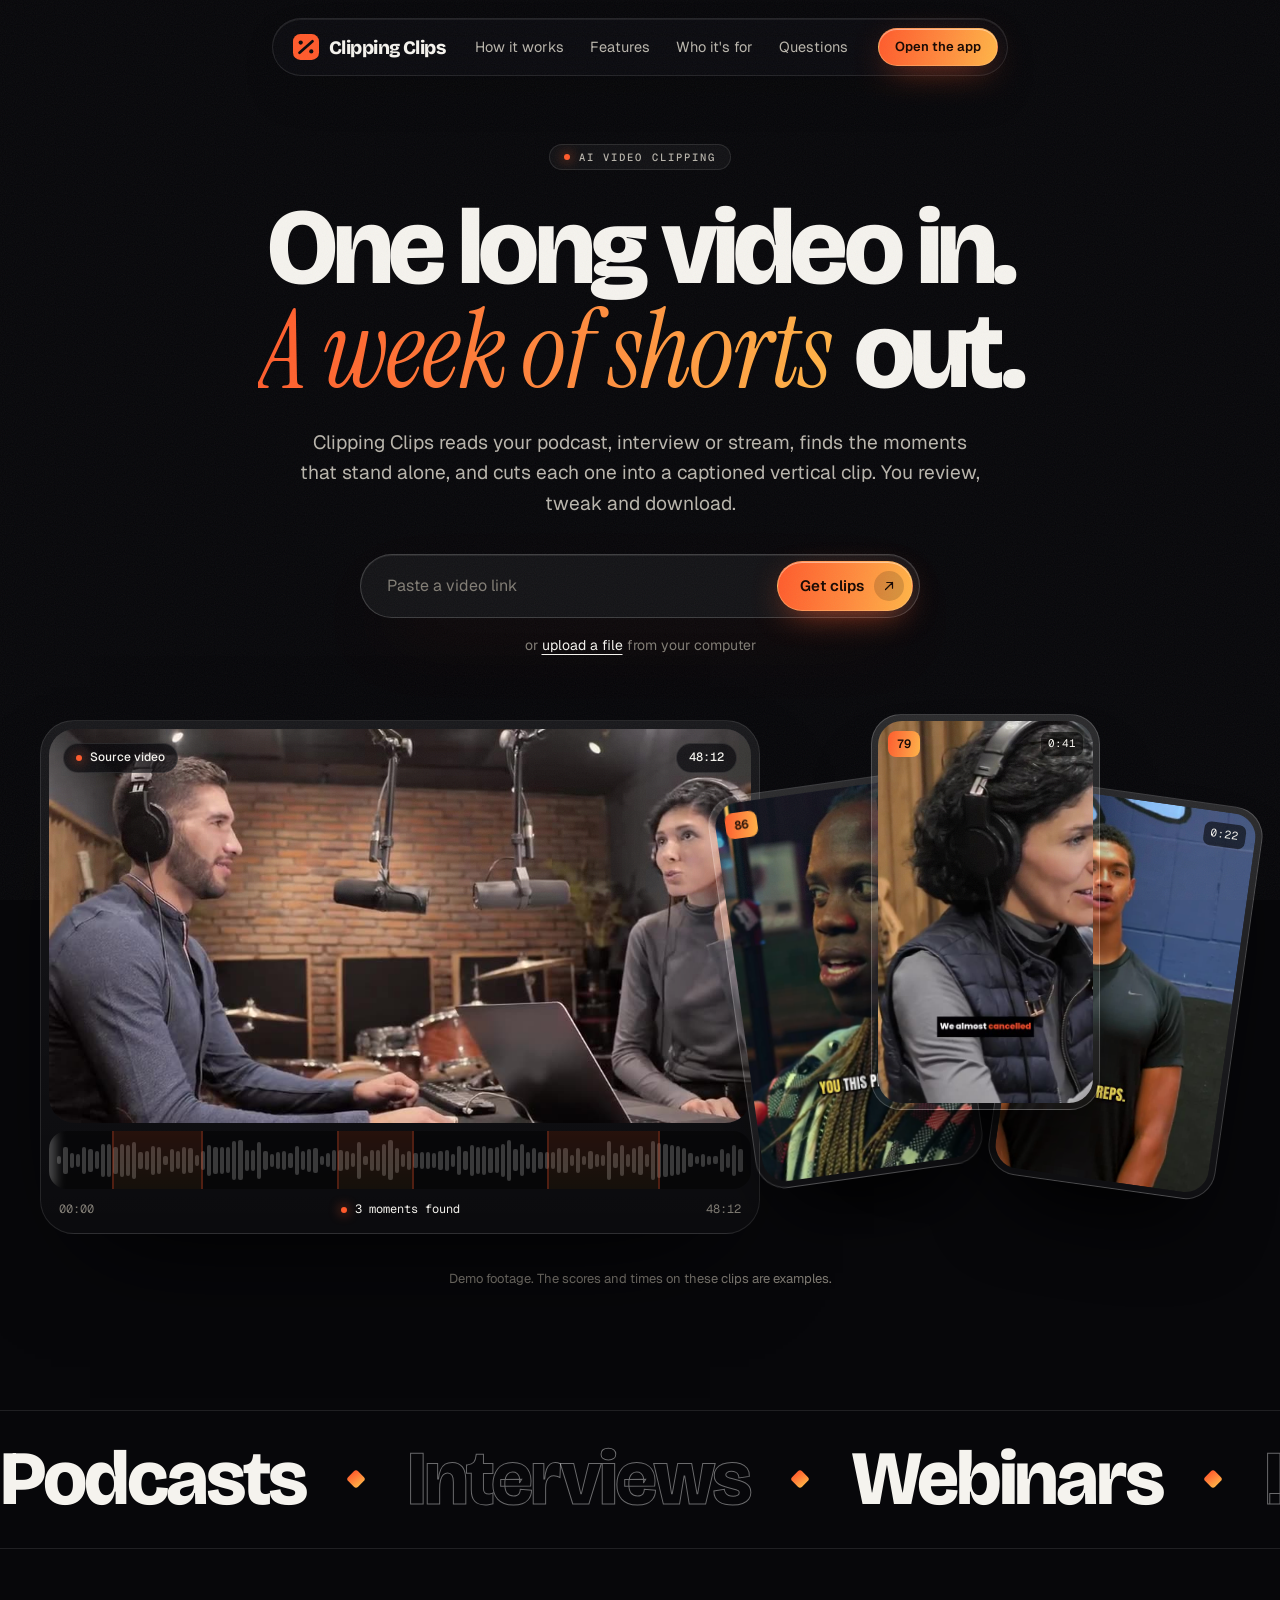
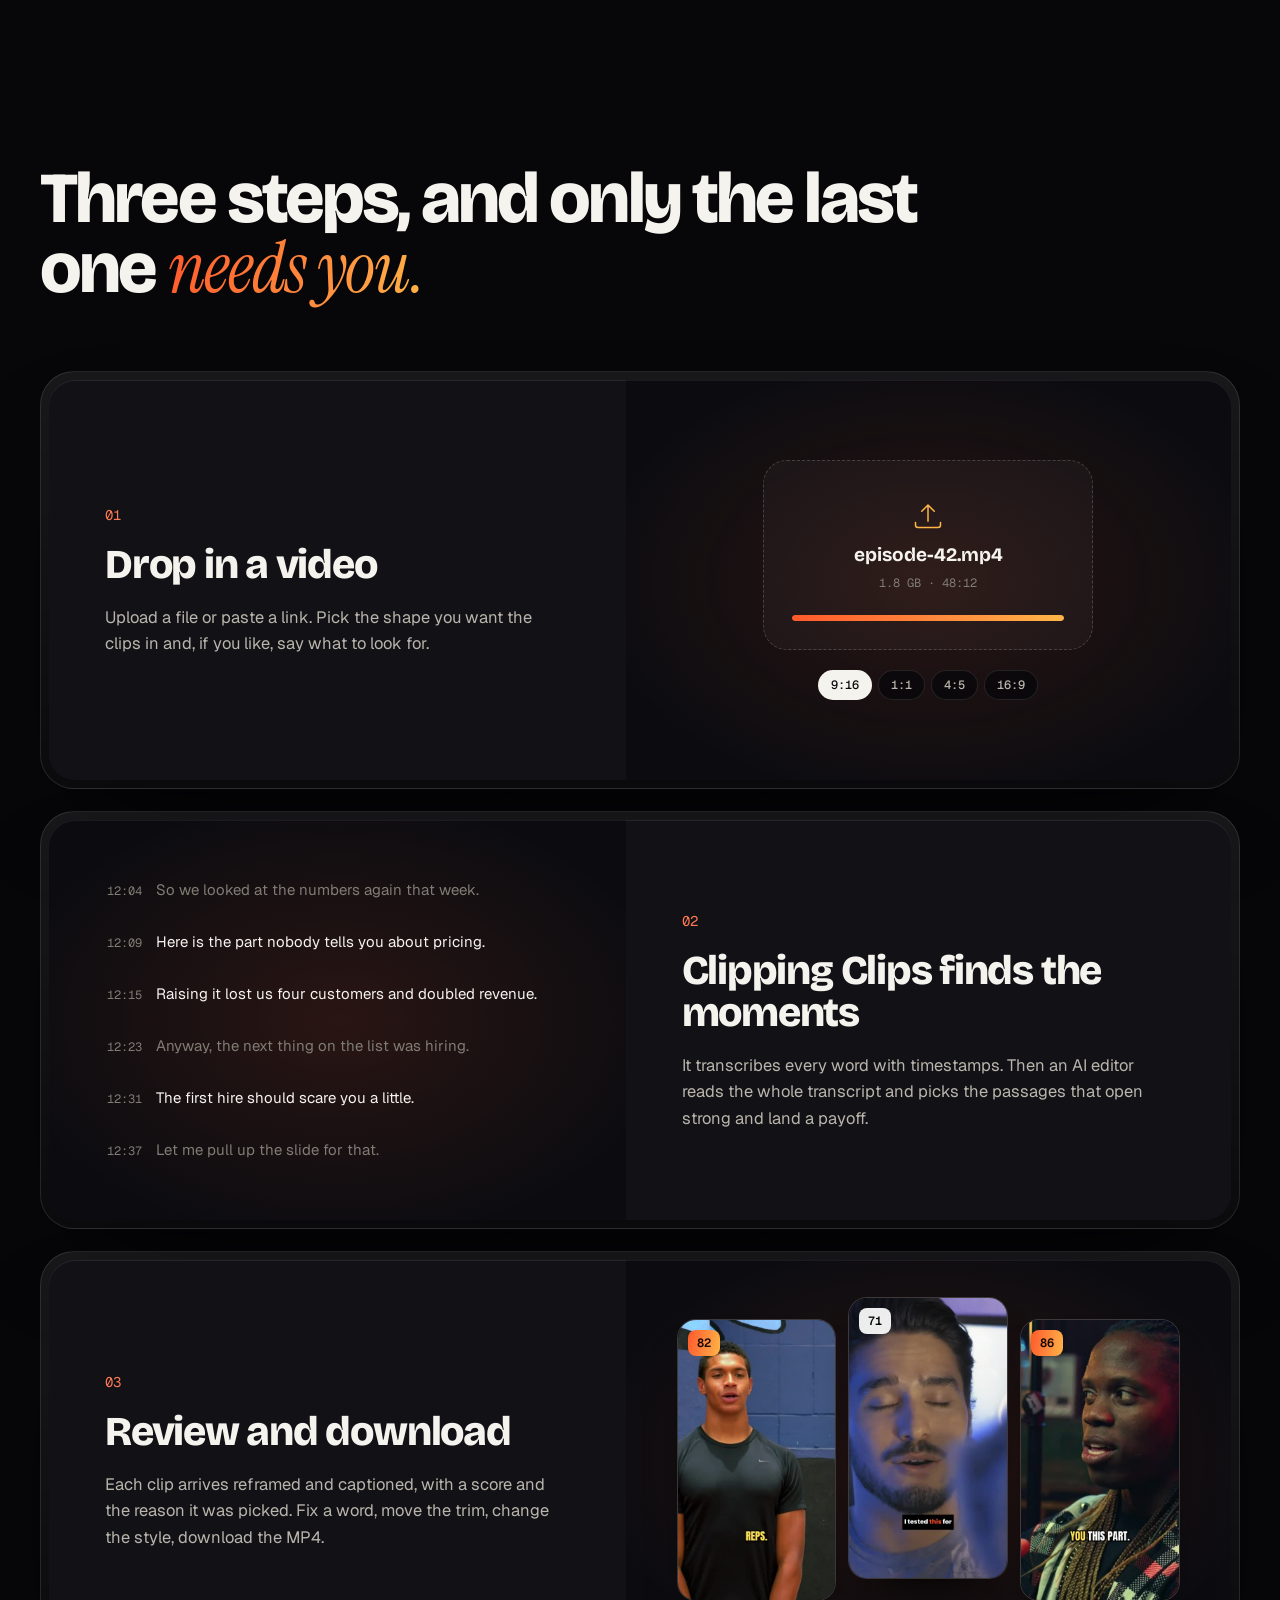
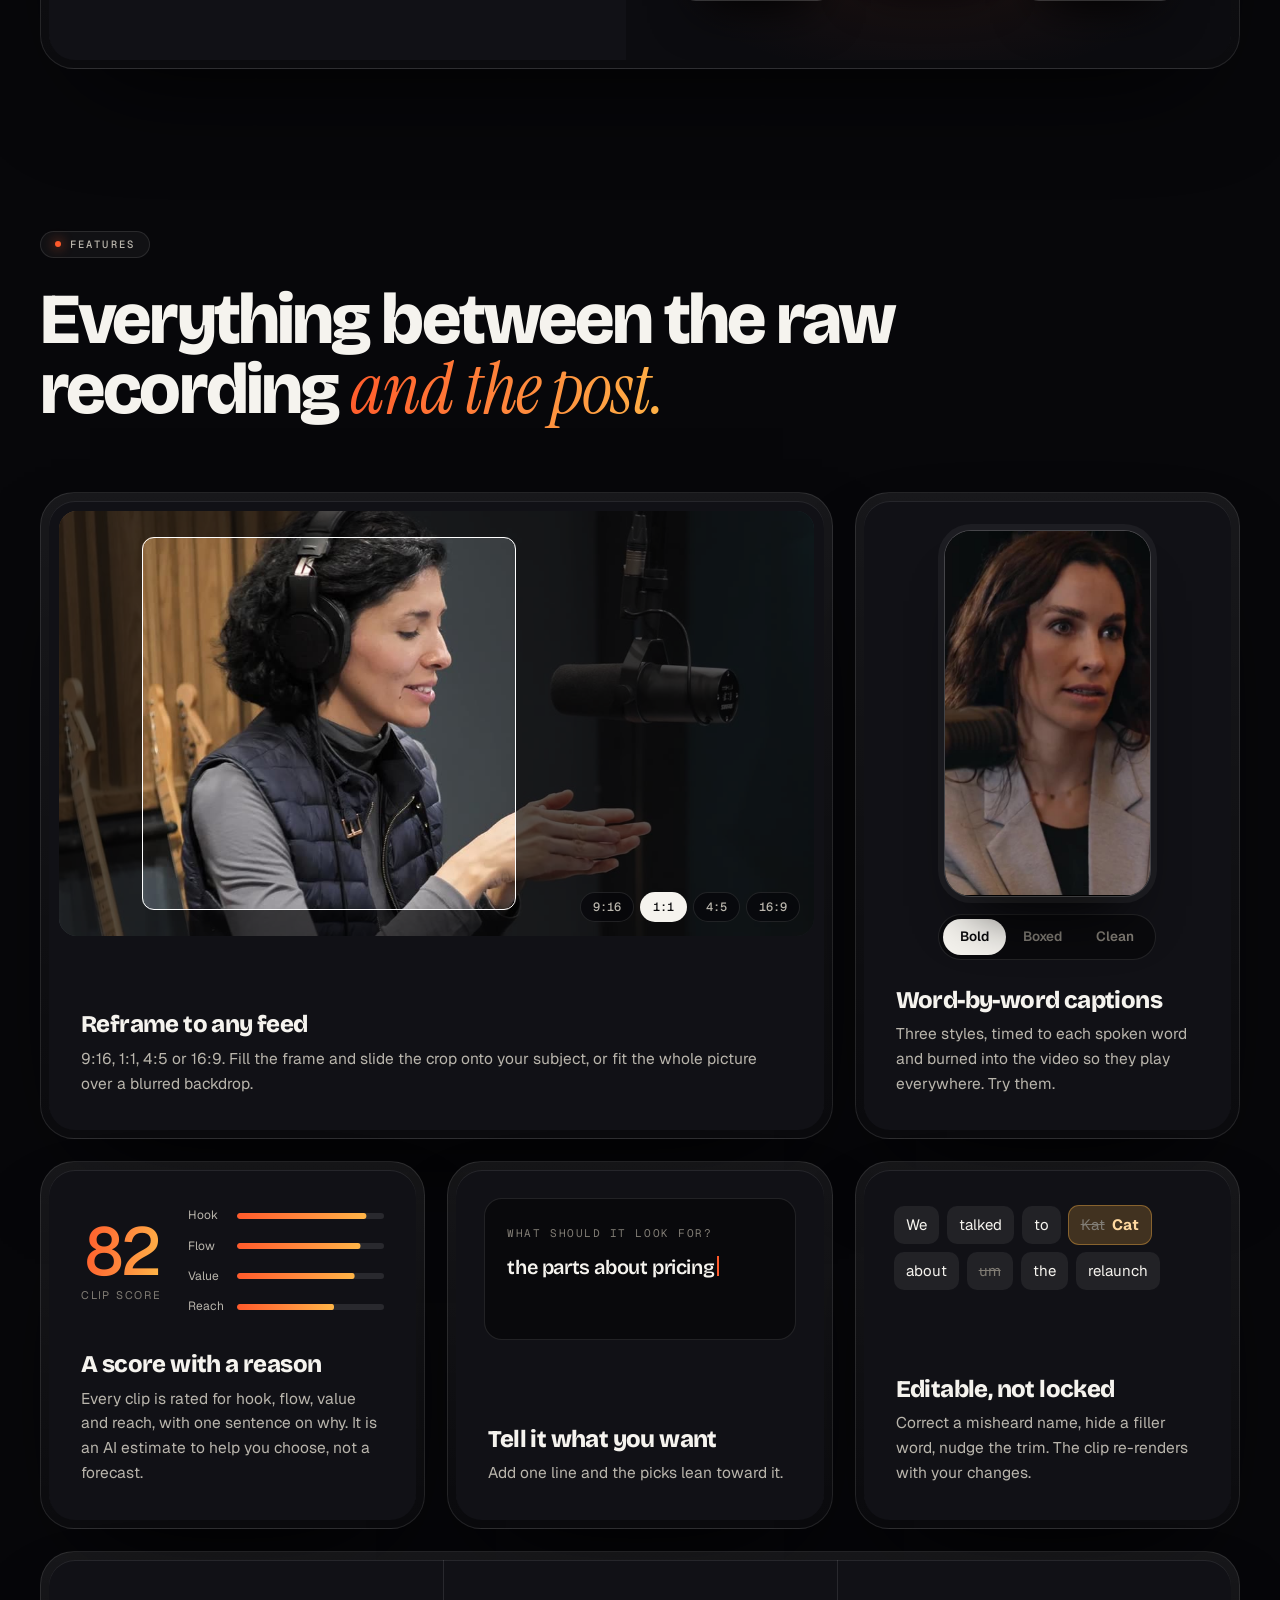
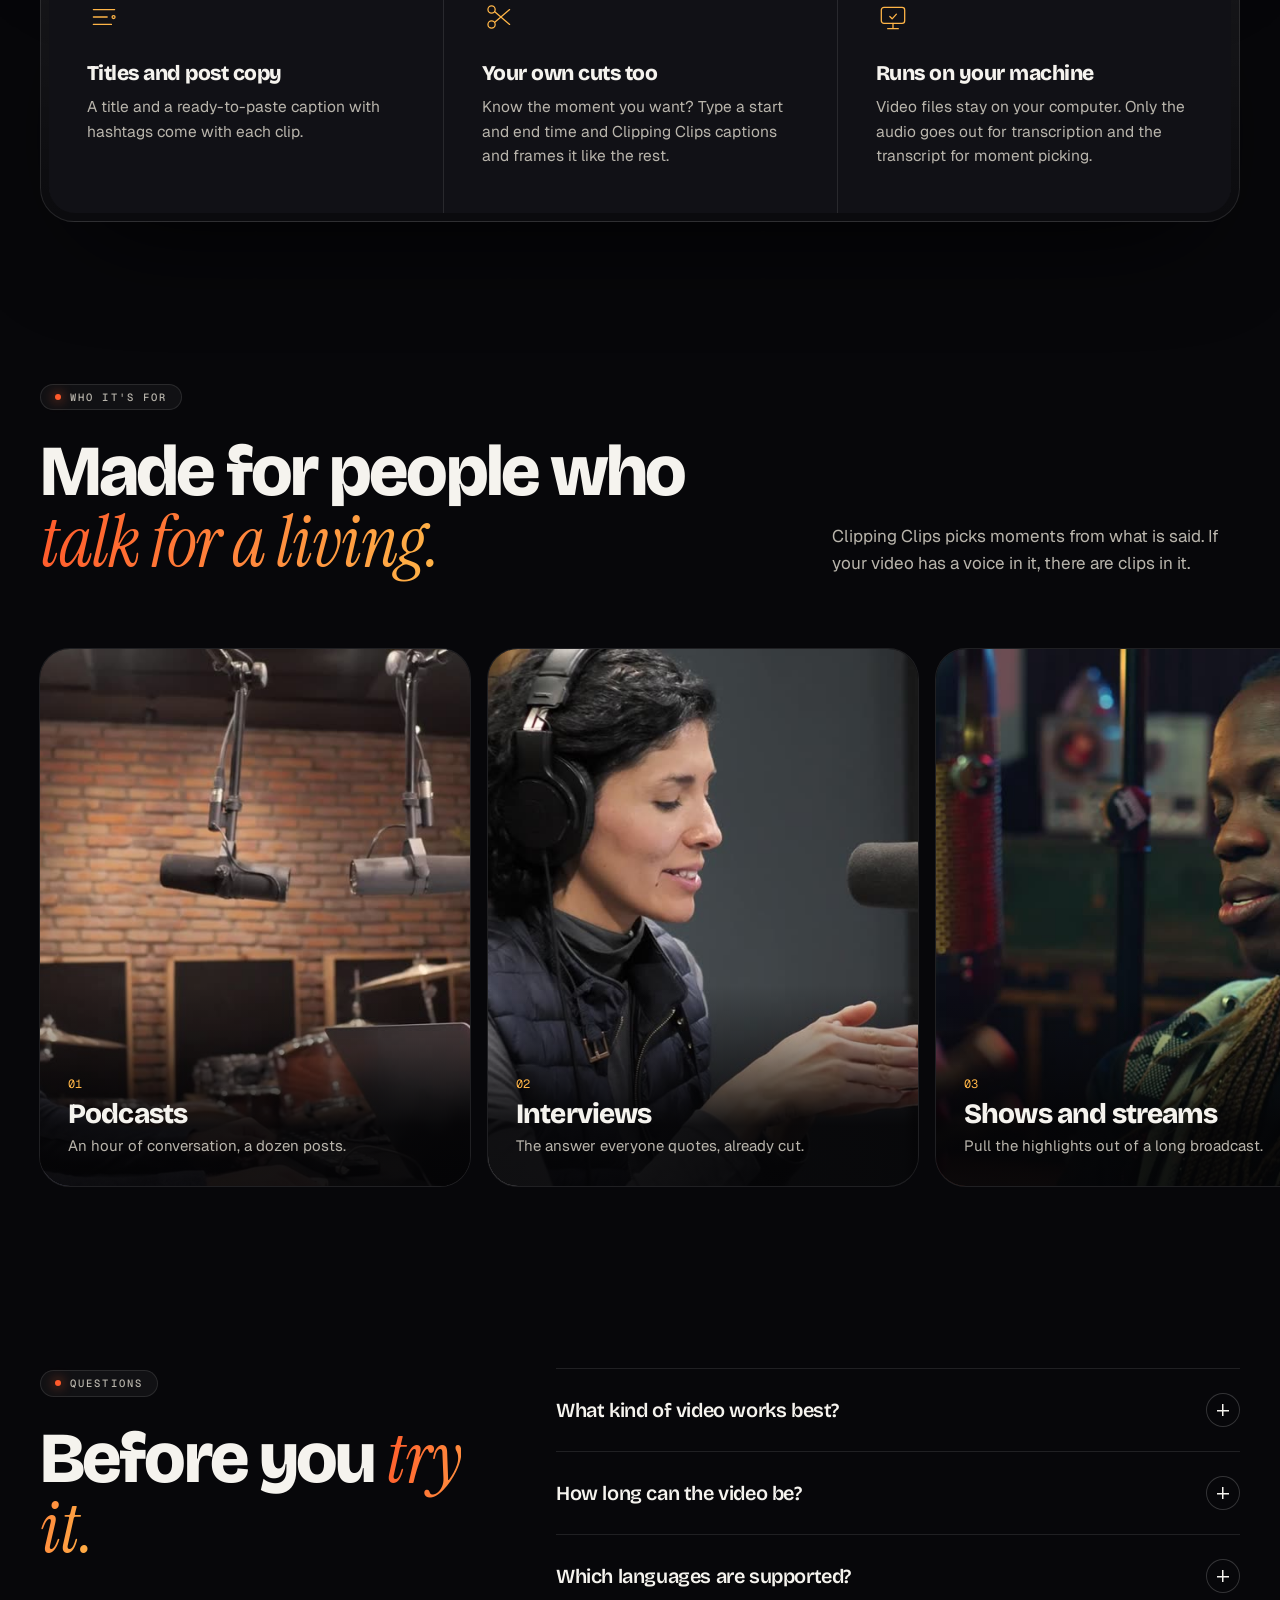
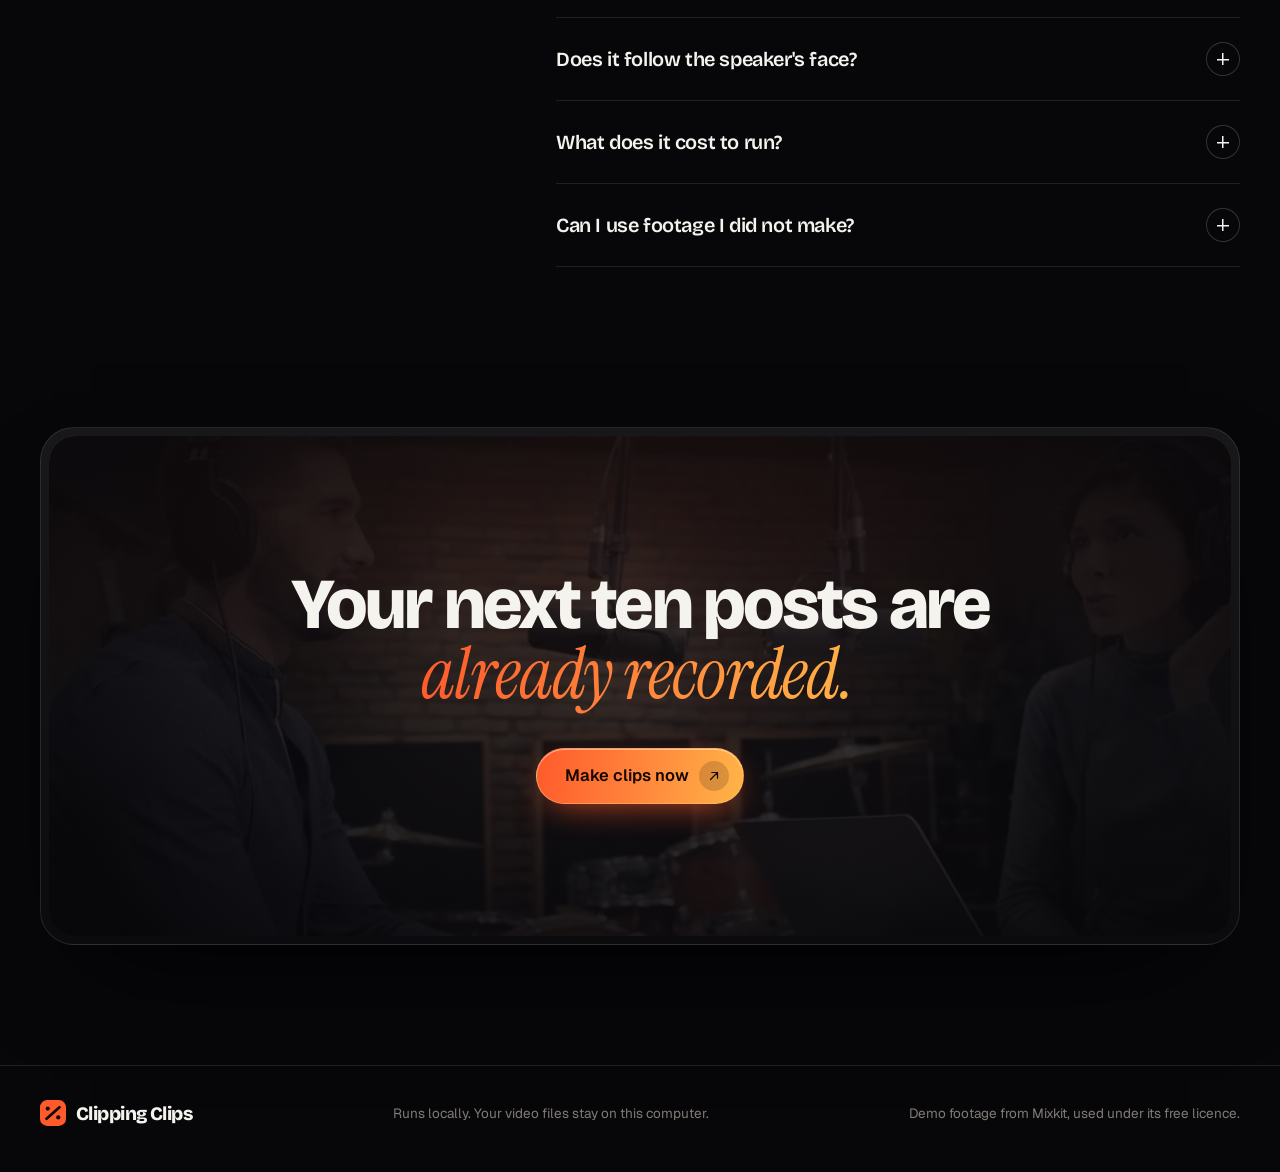
<file: index.html>
<!doctype html>
<html lang="en">
<head>
<meta charset="utf-8">
<meta name="robots" content="noindex">
<meta name="viewport" content="width=device-width, initial-scale=1">
<title>Clipping Clips: turn one long video into ready-to-post shorts</title>
<meta name="description" content="Clipping Clips reads your long video, finds the moments that stand alone, and cuts them into captioned vertical clips you can edit and download.">
<meta name="theme-color" content="#07070a">
<link rel="icon" href="favicon.svg" type="image/svg+xml">
<link rel="preconnect" href="https://fonts.googleapis.com">
<link rel="preconnect" href="https://fonts.gstatic.com" crossorigin>
<link href="https://fonts.googleapis.com/css2?family=Anton&family=Bricolage+Grotesque:opsz,wght@12..96,600;12..96,800&family=Geist:wght@400;500;600&family=Geist+Mono:wght@400;500&family=Instrument+Serif:ital@1&family=Poppins:wght@600;800&display=swap" rel="stylesheet">
<link rel="stylesheet" href="styles.css">
<link rel="stylesheet" href="landing.css">
<link rel="preload" as="image" href="media/source.jpg">
<script>document.documentElement.classList.add('js')</script>
</head>
<body class="landing">

<header class="island" id="island">
  <a class="logo" href="index.html" aria-label="Clipping Clips home">
    <svg viewBox="0 0 32 32" aria-hidden="true"><rect width="32" height="32" rx="9" fill="#ff5a2b"/><path d="M8 23 24 9" stroke="#0a0a0c" stroke-width="3.4" stroke-linecap="round"/><circle cx="9.5" cy="10.5" r="2.6" fill="#0a0a0c"/><circle cx="22.5" cy="21.5" r="2.6" fill="#0a0a0c"/></svg>
    Clipping Clips
  </a>
  <nav class="island-links" aria-label="Main">
    <a href="#how">How it works</a>
    <a href="#features">Features</a>
    <a href="#for">Who it's for</a>
    <a href="#faq">Questions</a>
    
  </nav>
  <a class="btn small accent island-cta" href="app.html">Open the app</a>
  
  <button class="burger" id="burger" aria-label="Open menu" aria-expanded="false" aria-controls="menu"><i></i><i></i></button>
</header>

<div class="menu" id="menu" hidden>
  <nav aria-label="Mobile">
    <a href="#how" style="--i:0">How it works</a>
    <a href="#features" style="--i:1">Features</a>
    <a href="#for" style="--i:2">Who it's for</a>
    <a href="#faq" style="--i:3">Questions</a>
    <a class="btn accent" href="app.html" style="--i:4">Open the app</a>
    
  </nav>
</div>

<main>
  <!-- ============ HERO ============ -->
  <section class="hero">
    <div class="wrap hero-copy">
      <p class="tag rv"><i></i>AI video clipping</p>
      <h1 class="rv" style="--d:.08s">One long video in.<br><em>A week of shorts</em> out.</h1>
      <p class="lede rv" style="--d:.16s">Clipping Clips reads your podcast, interview or stream, finds the moments that stand alone, and cuts each one into a captioned vertical clip. You review, tweak and download.</p>
      <form class="hero-form rv" style="--d:.24s" action="app.html" method="get">
        <input type="url" name="url" placeholder="Paste a video link" aria-label="Video link">
        <button class="btn accent magnet" type="submit">Get clips <span class="disc"><svg viewBox="0 0 16 16" fill="none" stroke="currentColor" stroke-width="1.4" stroke-linecap="round" stroke-linejoin="round"><path d="M4 12 12 4M5.5 4H12v6.5"/></svg></span></button>
      </form>
      <p class="hero-note rv" style="--d:.3s">or <a href="app.html">upload a file</a> from your computer</p>
      
    </div>

    <div class="wrap">
      <div class="machine rv" style="--d:.36s">
        <div class="bezel source">
          <div class="core">
            <video class="auto" src="media/source.mp4" poster="media/source.jpg" muted loop playsinline autoplay preload="metadata" aria-label="A two-person podcast recording: the long source video"></video>
            <span class="chip chip-tl"><i class="dot"></i>Source video</span>
            <span class="chip chip-tr mono">48:12</span>
            <div class="scan" aria-hidden="true"></div>
          </div>
          <div class="timeline" aria-hidden="true">
            <div class="wave" id="wave"></div>
            <i class="range" style="--l:9%;--w:13%;--t:.8s"></i>
            <i class="range" style="--l:41%;--w:11%;--t:3.7s"></i>
            <i class="range" style="--l:71%;--w:16%;--t:6.4s"></i>
            <div class="playhead"><i></i></div>
          </div>
          <div class="timeline-meta mono" aria-hidden="true"><span>00:00</span><span class="found"><i class="dot"></i>3 moments found</span><span>48:12</span></div>
        </div>

        <div class="fan">
          <figure class="phone p1"><div class="phone-in"><video class="auto" src="media/clip-1.mp4" poster="media/clip-1.jpg" muted loop playsinline autoplay preload="metadata" aria-label="Vertical clip of a podcast host with bold captions"></video><span class="score">86</span><span class="len mono">0:34</span></div></figure>
          <figure class="phone p2"><div class="phone-in"><video class="auto" src="media/clip-2.mp4" poster="media/clip-2.jpg" muted loop playsinline autoplay preload="metadata" aria-label="Vertical clip of an interviewer with boxed captions"></video><span class="score">79</span><span class="len mono">0:41</span></div></figure>
          <figure class="phone p3"><div class="phone-in"><video class="auto" src="media/clip-4.mp4" poster="media/clip-4.jpg" muted loop playsinline autoplay preload="metadata" aria-label="Vertical clip of a fitness coach with bold captions"></video><span class="score mid">64</span><span class="len mono">0:22</span></div></figure>
        </div>
      </div>
      <p class="machine-note">Demo footage. The scores and times on these clips are examples.</p>
    </div>
  </section>

  <!-- ============ MARQUEE ============ -->
  <div class="marquee" aria-hidden="true">
    <div class="marquee-track">
      <span>Podcasts</span><b></b><span class="ghost">Interviews</span><b></b><span>Webinars</span><b></b><span class="ghost">Lessons</span><b></b><span>Streams</span><b></b><span class="ghost">Vlogs</span><b></b>
      <span>Podcasts</span><b></b><span class="ghost">Interviews</span><b></b><span>Webinars</span><b></b><span class="ghost">Lessons</span><b></b><span>Streams</span><b></b><span class="ghost">Vlogs</span><b></b>
    </div>
  </div>

  <!-- ============ HOW ============ -->
  <section class="block" id="how">
    <div class="wrap">
      <div class="head">
        <p class="tag rv"><i></i>How it works</p>
        <h2 class="rv" style="--d:.08s">Three steps, and only the last one <em>needs you.</em></h2>
      </div>

      <div class="steps">
        <article class="step bezel rv">
          <div class="core step-core">
            <div class="step-copy">
              <span class="num mono">01</span>
              <h3>Drop in a video</h3>
              <p>Upload a file or paste a link. Pick the shape you want the clips in and, if you like, say what to look for.</p>
            </div>
            <div class="step-visual v-upload" aria-hidden="true">
              <div class="upload-card">
                <svg viewBox="0 0 32 32" fill="none" stroke="currentColor" stroke-width="1.2" stroke-linecap="round" stroke-linejoin="round"><path d="M16 21V8m0 0-5 5m5-5 5 5M6 22v2a2 2 0 0 0 2 2h16a2 2 0 0 0 2-2v-2"/></svg>
                <strong>episode-42.mp4</strong>
                <span class="mono">1.8 GB · 48:12</span>
                <div class="upbar"><i></i></div>
              </div>
              <div class="opts"><span class="on">9:16</span><span>1:1</span><span>4:5</span><span>16:9</span></div>
            </div>
          </div>
        </article>

        <article class="step bezel flip rv">
          <div class="core step-core">
            <div class="step-copy">
              <span class="num mono">02</span>
              <h3>Clipping Clips finds the moments</h3>
              <p>It transcribes every word with timestamps. Then an AI editor reads the whole transcript and picks the passages that open strong and land a payoff.</p>
            </div>
            <div class="step-visual v-transcript" aria-hidden="true">
              <p><time class="mono">12:04</time>So we looked at the numbers again that week.</p>
              <p class="pick" style="--t:0s"><time class="mono">12:09</time>Here is the part nobody tells you about pricing.<b>Picked</b></p>
              <p class="pick" style="--t:.5s"><time class="mono">12:15</time>Raising it lost us four customers and doubled revenue.</p>
              <p><time class="mono">12:23</time>Anyway, the next thing on the list was hiring.</p>
              <p class="pick" style="--t:2.4s"><time class="mono">12:31</time>The first hire should scare you a little.<b>Picked</b></p>
              <p><time class="mono">12:37</time>Let me pull up the slide for that.</p>
            </div>
          </div>
        </article>

        <article class="step bezel rv">
          <div class="core step-core">
            <div class="step-copy">
              <span class="num mono">03</span>
              <h3>Review and download</h3>
              <p>Each clip arrives reframed and captioned, with a score and the reason it was picked. Fix a word, move the trim, change the style, download the MP4.</p>
            </div>
            <div class="step-visual v-clips">
              <div class="mini"><video class="auto" src="media/clip-4.mp4" poster="media/clip-4.jpg" muted loop playsinline autoplay preload="none" aria-label="Vertical clip of a coach with bold captions"></video><span class="score">82</span></div>
              <div class="mini up"><video class="auto" src="media/clip-5.mp4" poster="media/clip-5.jpg" muted loop playsinline autoplay preload="none" aria-label="Vertical clip of a vlogger with boxed captions"></video><span class="score mid">71</span></div>
              <div class="mini"><video class="auto" src="media/clip-1.mp4" poster="media/clip-1.jpg" muted loop playsinline autoplay preload="none" aria-label="Vertical clip with bold captions"></video><span class="score">86</span></div>
            </div>
          </div>
        </article>
      </div>
    </div>
  </section>

  <!-- ============ FEATURES ============ -->
  <section class="block" id="features">
    <div class="wrap">
      <div class="head">
        <p class="tag rv"><i></i>Features</p>
        <h2 class="rv" style="--d:.08s">Everything between the raw recording <em>and the post.</em></h2>
      </div>

      <div class="bento">
        <article class="cell bezel c-reframe rv">
          <div class="core">
            <div class="reframe" id="reframe" aria-hidden="true">
              <img src="media/still-interview.jpg" alt="" loading="lazy" decoding="async">
              <i class="crop r916 on"></i><i class="crop r11"></i><i class="crop r45"></i><i class="crop r169"></i>
              <div class="ratios mono"><span class="on">9:16</span><span>1:1</span><span>4:5</span><span>16:9</span></div>
            </div>
            <div class="cell-copy">
              <h3>Reframe to any feed</h3>
              <p>9:16, 1:1, 4:5 or 16:9. Fill the frame and slide the crop onto your subject, or fit the whole picture over a blurred backdrop.</p>
            </div>
          </div>
        </article>

        <article class="cell bezel c-captions rv" style="--d:.08s">
          <div class="core">
            <div class="cap-demo">
              <div class="cap-phone">
                <video class="auto" id="cap-video" src="media/plain.mp4" poster="media/plain.jpg" muted loop playsinline autoplay preload="none" aria-label="A speaker in a studio, shown with live caption styles"></video>
                <div class="cap-line s-pop" id="cap-line" aria-hidden="true"></div>
              </div>
              <div class="cap-tabs" role="group" aria-label="Caption style">
                <button type="button" data-style="pop" aria-pressed="true">Bold</button>
                <button type="button" data-style="box" aria-pressed="false">Boxed</button>
                <button type="button" data-style="clean" aria-pressed="false">Clean</button>
              </div>
            </div>
            <div class="cell-copy">
              <h3>Word-by-word captions</h3>
              <p>Three styles, timed to each spoken word and burned into the video so they play everywhere. Try them.</p>
            </div>
          </div>
        </article>

        <article class="cell bezel c-score rv">
          <div class="core">
            <div class="scorebox" aria-hidden="true">
              <div class="big"><span class="mono">82</span><small>Clip score</small></div>
              <div class="sbars">
                <div><span>Hook</span><i style="--v:.88"></i></div>
                <div><span>Flow</span><i style="--v:.84"></i></div>
                <div><span>Value</span><i style="--v:.8"></i></div>
                <div><span>Reach</span><i style="--v:.66"></i></div>
              </div>
            </div>
            <div class="cell-copy">
              <h3>A score with a reason</h3>
              <p>Every clip is rated for hook, flow, value and reach, with one sentence on why. It is an AI estimate to help you choose, not a forecast.</p>
            </div>
          </div>
        </article>

        <article class="cell bezel c-prompt rv" style="--d:.08s">
          <div class="core">
            <div class="promptbox" aria-hidden="true">
              <span class="mono">What should it look for?</span>
              <p id="typed" data-lines='["the parts about pricing","the funniest moments","every time we mention the launch"]'></p>
            </div>
            <div class="cell-copy">
              <h3>Tell it what you want</h3>
              <p>Add one line and the picks lean toward it.</p>
            </div>
          </div>
        </article>

        <article class="cell bezel c-edit rv" style="--d:.16s">
          <div class="core">
            <div class="editbox" aria-hidden="true">
              <span>We</span><span>talked</span><span>to</span><span class="fix"><s>Kat</s><b>Cat</b></span><span>about</span><span class="cut">um</span><span>the</span><span>relaunch</span>
            </div>
            <div class="cell-copy">
              <h3>Editable, not locked</h3>
              <p>Correct a misheard name, hide a filler word, nudge the trim. The clip re-renders with your changes.</p>
            </div>
          </div>
        </article>

        <article class="cell bezel c-wide rv">
          <div class="core">
            <div class="trio">
              <div>
                <svg viewBox="0 0 32 32" fill="none" stroke="currentColor" stroke-width="1.2" stroke-linecap="round" stroke-linejoin="round" aria-hidden="true"><path d="M6 9h20M6 16h13M6 23h17"/><circle cx="25" cy="16" r="1.4"/></svg>
                <h3>Titles and post copy</h3>
                <p>A title and a ready-to-paste caption with hashtags come with each clip.</p>
              </div>
              <div>
                <svg viewBox="0 0 32 32" fill="none" stroke="currentColor" stroke-width="1.2" stroke-linecap="round" stroke-linejoin="round" aria-hidden="true"><circle cx="9" cy="9" r="3.4"/><circle cx="9" cy="23" r="3.4"/><path d="M12 11l14 12M12 21L26 9"/></svg>
                <h3>Your own cuts too</h3>
                <p>Know the moment you want? Type a start and end time and Clipping Clips captions and frames it like the rest.</p>
              </div>
              <div>
                <svg viewBox="0 0 32 32" fill="none" stroke="currentColor" stroke-width="1.2" stroke-linecap="round" stroke-linejoin="round" aria-hidden="true"><rect x="5" y="7" width="22" height="15" rx="2.5"/><path d="M11 27h10M16 22v5"/><path d="M13 15.5l2.2 2.2 4-4.4"/></svg>
                <h3>Runs on your machine</h3>
                <p>Video files stay on your computer. Only the audio goes out for transcription and the transcript for moment picking.</p>
                
              </div>
            </div>
          </div>
        </article>
      </div>
    </div>
  </section>

  <!-- ============ WHO IT'S FOR ============ -->
  <section class="block" id="for">
    <div class="wrap">
      <div class="head split">
        <div>
          <p class="tag rv"><i></i>Who it's for</p>
          <h2 class="rv" style="--d:.08s">Made for people who <em>talk for a living.</em></h2>
        </div>
        <p class="sub rv" style="--d:.16s">Clipping Clips picks moments from what is said. If your video has a voice in it, there are clips in it.</p>
      </div>
    </div>
    <div class="rail rv" tabindex="0" role="region" aria-label="Kinds of video Clipping Clips works with">
      <figure><img src="media/still-podcast.jpg" alt="Two podcast hosts talking into studio microphones" loading="lazy" decoding="async"><figcaption><span class="mono">01</span><strong>Podcasts</strong>An hour of conversation, a dozen posts.</figcaption></figure>
      <figure><img src="media/still-interview.jpg" alt="An interviewer in headphones speaking into a microphone" loading="lazy" decoding="async"><figcaption><span class="mono">02</span><strong>Interviews</strong>The answer everyone quotes, already cut.</figcaption></figure>
      <figure><img src="media/still-host.jpg" alt="A radio host gesturing while speaking" loading="lazy" decoding="async"><figcaption><span class="mono">03</span><strong>Shows and streams</strong>Pull the highlights out of a long broadcast.</figcaption></figure>
      <figure><img src="media/still-expert.jpg" alt="A woman in a blazer speaking at a studio microphone" loading="lazy" decoding="async"><figcaption><span class="mono">04</span><strong>Webinars and talks</strong>Turn one session into a month of teaching.</figcaption></figure>
      <figure><img src="media/still-coach.jpg" alt="A fitness coach recording a tutorial to camera" loading="lazy" decoding="async"><figcaption><span class="mono">05</span><strong>Coaching and lessons</strong>Each tip becomes its own short.</figcaption></figure>
    </div>
  </section>

  <!-- ============ FAQ ============ -->
  <section class="block" id="faq">
    <div class="wrap faq-grid">
      <div class="head">
        <p class="tag rv"><i></i>Questions</p>
        <h2 class="rv" style="--d:.08s">Before you <em>try it.</em></h2>
      </div>
      <div class="faq rv" style="--d:.12s">
        <details><summary>What kind of video works best?</summary><p>Anything where people talk: podcasts, interviews, webinars, lessons, commentary, vlogs. Clipping Clips picks moments from what is said, so a video with no speech gives it nothing to work with.</p></details>
        <details><summary>How long can the video be?</summary><p>There is no fixed length limit. Long recordings are transcribed in 20-minute parts. Files up to 8 GB are accepted.</p></details>
        
        <details><summary>Which languages are supported?</summary><p>Transcription detects the language automatically, or you can set it. Captions are tested in Latin and Devanagari scripts. Other scripts depend on the fonts available where Clipping Clips runs.</p></details>
        <details><summary>Does it follow the speaker's face?</summary><p>Not automatically yet. Fill mode crops to the centre and gives you a slider to move the crop onto your subject; Fit mode keeps the whole frame.</p></details>
        <details><summary>What does it cost to run?</summary><p>Clipping Clips itself is yours. Each video uses your own API keys for transcription and for the AI that picks moments, billed by those providers.</p></details>
        
        <details><summary>Can I use footage I did not make?</summary><p>Only clip video you own or have permission to use.</p></details>
      </div>
    </div>
  </section>

  <!-- ============ CTA ============ -->
  <section class="cta">
    <div class="wrap">
      <div class="cta-card bezel rv">
        <div class="core">
          <video class="auto" src="media/source.mp4" poster="media/source.jpg" muted loop playsinline autoplay preload="none" aria-hidden="true"></video>
          <div class="cta-copy">
            <h2>Your next ten posts are <em>already recorded.</em></h2>
            <a class="btn accent magnet" href="app.html">Make clips now <span class="disc"><svg viewBox="0 0 16 16" fill="none" stroke="currentColor" stroke-width="1.4" stroke-linecap="round" stroke-linejoin="round"><path d="M4 12 12 4M5.5 4H12v6.5"/></svg></span></a>
          </div>
        </div>
      </div>
    </div>
  </section>
</main>

<footer class="foot">
  <div class="wrap">
    <a class="logo" href="index.html" aria-label="Clipping Clips home">
      <svg viewBox="0 0 32 32" aria-hidden="true"><rect width="32" height="32" rx="9" fill="#ff5a2b"/><path d="M8 23 24 9" stroke="#0a0a0c" stroke-width="3.4" stroke-linecap="round"/><circle cx="9.5" cy="10.5" r="2.6" fill="#0a0a0c"/><circle cx="22.5" cy="21.5" r="2.6" fill="#0a0a0c"/></svg>
      Clipping Clips
    </a>
    <span>Runs locally. Your video files stay on this computer.</span>
    
    <span>Demo footage from Mixkit, used under its free licence.</span>
  </div>
</footer>

<script type="module" src="landing.js"></script>
</body>
</html>
</file>
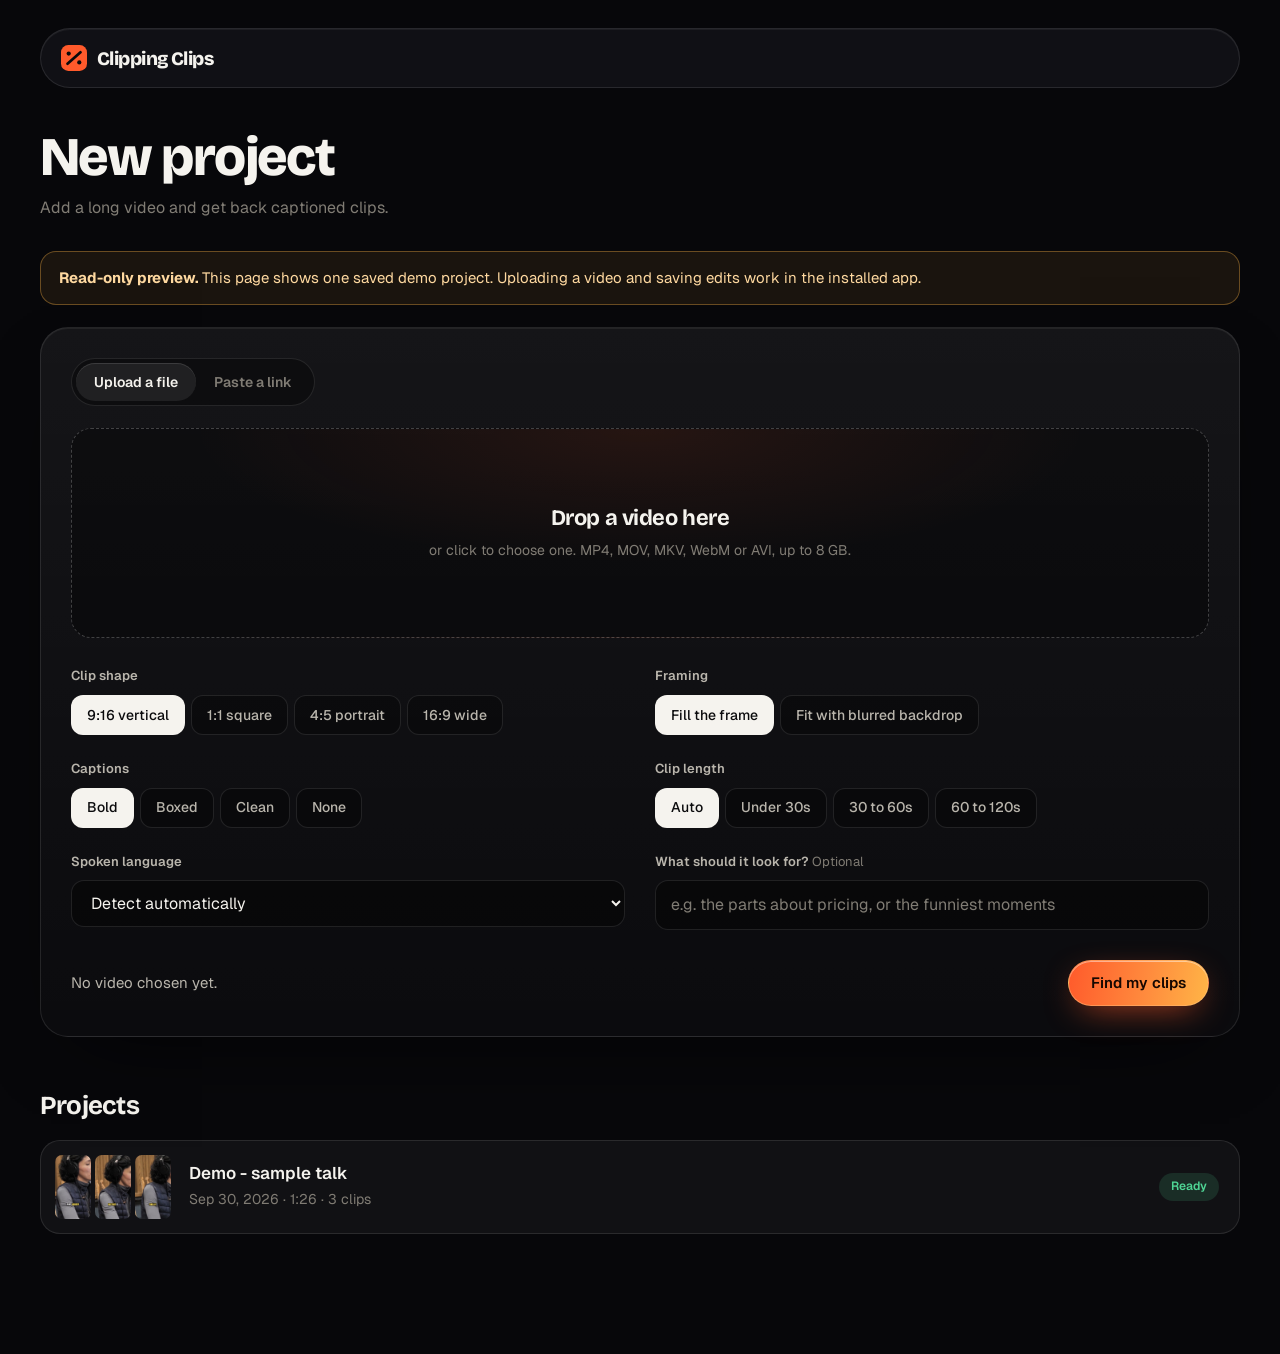
<file: app.html>
<!doctype html>
<html lang="en">
<head>
<meta charset="utf-8">
<meta name="robots" content="noindex">
<meta name="viewport" content="width=device-width, initial-scale=1">
<meta name="theme-color" content="#07070a">
<title>Your projects | Clipping Clips</title>
<link rel="icon" href="favicon.svg" type="image/svg+xml">
<link rel="preconnect" href="https://fonts.googleapis.com">
<link rel="preconnect" href="https://fonts.gstatic.com" crossorigin>
<link href="https://fonts.googleapis.com/css2?family=Bricolage+Grotesque:opsz,wght@12..96,600;12..96,800&family=Geist:wght@400;500;600&family=Geist+Mono:wght@400;500&display=swap" rel="stylesheet">
<link rel="stylesheet" href="styles.css">
<link rel="stylesheet" href="market.css">
<style>#delete-project,#add-clip,#e-delete,#retry{display:none!important}</style>
</head>
<body>

<header class="bar">
  <div class="wrap">
    <a class="logo" href="index.html" aria-label="Clipping Clips home">
      <svg viewBox="0 0 32 32" aria-hidden="true"><rect width="32" height="32" rx="9" fill="#ff5a2b"/><path d="M8 23 24 9" stroke="#0a0a0c" stroke-width="3.4" stroke-linecap="round"/><circle cx="9.5" cy="10.5" r="2.6" fill="#0a0a0c"/><circle cx="22.5" cy="21.5" r="2.6" fill="#0a0a0c"/></svg>
      Clipping Clips
    </a>
    <nav aria-label="Account"></nav>
  </div>
</header>

<main class="app">
  <div class="wrap">
    <div class="page-head">
      <div>
        <h1>New project</h1>
        <p>Add a long video and get back captioned clips.</p>
      </div>
    </div>

    <div id="notice"><div class="notice" role="note"><div><strong>Read-only preview. </strong>This page shows one saved demo project. Uploading a video and saving edits work in the installed app.</div></div></div>

    <form class="panel" id="new" novalidate>
      <div class="tabs" role="tablist" aria-label="Video source">
        <button type="button" role="tab" id="tab-upload" aria-selected="true" aria-controls="pane-upload">Upload a file</button>
        <button type="button" role="tab" id="tab-link" aria-selected="false" aria-controls="pane-link">Paste a link</button>
      </div>

      <div id="pane-upload" role="tabpanel" aria-labelledby="tab-upload">
        <label class="drop" id="drop">
          <input type="file" id="file" accept="video/*,.mkv" hidden>
          <strong>Drop a video here</strong>
          <span>or click to choose one. MP4, MOV, MKV, WebM or AVI, up to 8 GB.</span>
        </label>
      </div>

      <div id="pane-link" role="tabpanel" aria-labelledby="tab-link" hidden>
        <div class="field">
          <label for="link">Video link</label>
          <input class="input" type="url" id="link" placeholder="https://" autocomplete="off">
          <span class="hint">A direct video file, or a page from a video site. Only import video you have the right to use.</span>
        </div>
      </div>

      <div class="options">
        <div class="field">
          <span class="label" id="l-aspect">Clip shape</span>
          <div class="seg" role="radiogroup" aria-labelledby="l-aspect">
            <label><input type="radio" name="aspect" value="9:16" checked><span>9:16 vertical</span></label>
            <label><input type="radio" name="aspect" value="1:1"><span>1:1 square</span></label>
            <label><input type="radio" name="aspect" value="4:5"><span>4:5 portrait</span></label>
            <label><input type="radio" name="aspect" value="16:9"><span>16:9 wide</span></label>
          </div>
        </div>
        <div class="field">
          <span class="label" id="l-layout">Framing</span>
          <div class="seg" role="radiogroup" aria-labelledby="l-layout">
            <label><input type="radio" name="layout" value="fill" checked><span>Fill the frame</span></label>
            <label><input type="radio" name="layout" value="fit"><span>Fit with blurred backdrop</span></label>
          </div>
        </div>
        <div class="field">
          <span class="label" id="l-captions">Captions</span>
          <div class="seg" role="radiogroup" aria-labelledby="l-captions">
            <label><input type="radio" name="captionStyle" value="pop" checked><span>Bold</span></label>
            <label><input type="radio" name="captionStyle" value="box"><span>Boxed</span></label>
            <label><input type="radio" name="captionStyle" value="clean"><span>Clean</span></label>
            <label><input type="radio" name="captionStyle" value="none"><span>None</span></label>
          </div>
        </div>
        <div class="field">
          <span class="label" id="l-length">Clip length</span>
          <div class="seg" role="radiogroup" aria-labelledby="l-length">
            <label><input type="radio" name="clipLength" value="auto" checked><span>Auto</span></label>
            <label><input type="radio" name="clipLength" value="short"><span>Under 30s</span></label>
            <label><input type="radio" name="clipLength" value="medium"><span>30 to 60s</span></label>
            <label><input type="radio" name="clipLength" value="long"><span>60 to 120s</span></label>
          </div>
        </div>
        <div class="field">
          <label for="language">Spoken language</label>
          <select class="input" id="language">
            <option value="">Detect automatically</option>
            <option value="en">English</option>
            <option value="hi">Hindi</option>
            <option value="ne">Nepali</option>
            <option value="es">Spanish</option>
            <option value="fr">French</option>
            <option value="de">German</option>
            <option value="pt">Portuguese</option>
            <option value="it">Italian</option>
            <option value="id">Indonesian</option>
            <option value="ja">Japanese</option>
            <option value="ko">Korean</option>
            <option value="ar">Arabic</option>
          </select>
        </div>
        <div class="field">
          <label for="prompt">What should it look for? <span class="hint">Optional</span></label>
          <input class="input" type="text" id="prompt" maxlength="500" placeholder="e.g. the parts about pricing, or the funniest moments">
        </div>
      </div>

      <div class="form-foot">
        <div class="picked" id="picked" aria-live="polite">No video chosen yet.</div>
        <button class="btn accent" type="submit" id="go">Find my clips</button>
      </div>
      <div class="meter" id="upload-meter" hidden style="margin-top:18px"><i></i></div>
    </form>

    <h2 class="section">Projects</h2>
    <div class="projects" id="projects"></div>
  </div>
</main>

<script src="preview.js"></script>
<script type="module" src="app.js"></script>
</body>
</html>
</file>
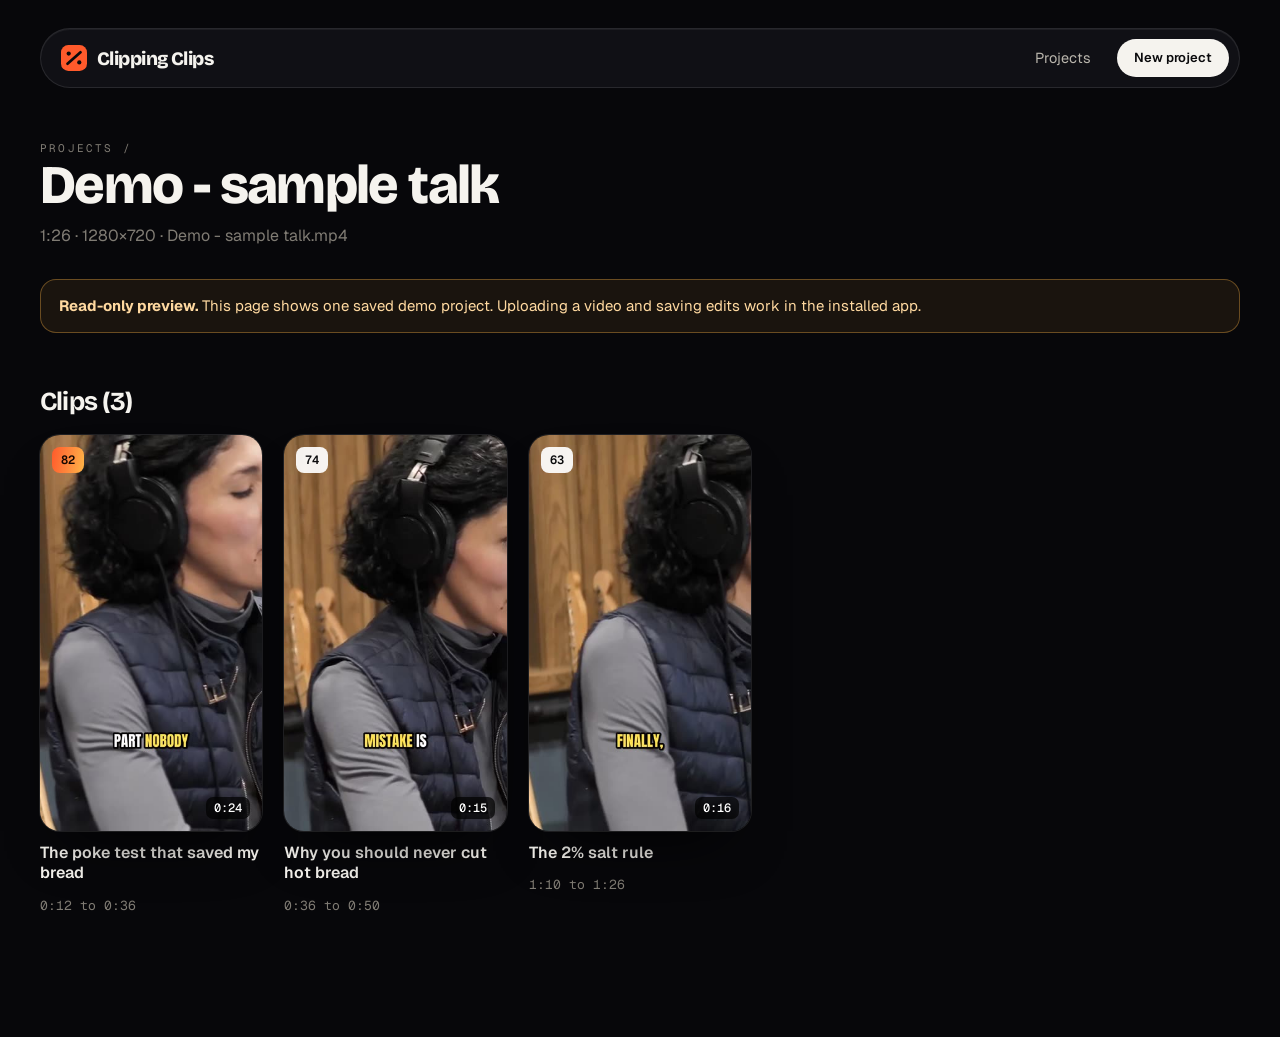
<file: project.html>
<!doctype html>
<html lang="en">
<head>
<meta charset="utf-8">
<meta name="robots" content="noindex">
<meta name="viewport" content="width=device-width, initial-scale=1">
<meta name="theme-color" content="#07070a">
<title>Project | Clipping Clips</title>
<link rel="icon" href="favicon.svg" type="image/svg+xml">
<link rel="preconnect" href="https://fonts.googleapis.com">
<link rel="preconnect" href="https://fonts.gstatic.com" crossorigin>
<link href="https://fonts.googleapis.com/css2?family=Bricolage+Grotesque:opsz,wght@12..96,600;12..96,800&family=Geist:wght@400;500;600&family=Geist+Mono:wght@400;500&display=swap" rel="stylesheet">
<link rel="stylesheet" href="styles.css">
<link rel="stylesheet" href="market.css">
<style>#delete-project,#add-clip,#e-delete,#retry{display:none!important}</style>
</head>
<body>

<header class="bar">
  <div class="wrap">
    <a class="logo" href="index.html" aria-label="Clipping Clips home">
      <svg viewBox="0 0 32 32" aria-hidden="true"><rect width="32" height="32" rx="9" fill="#ff5a2b"/><path d="M8 23 24 9" stroke="#0a0a0c" stroke-width="3.4" stroke-linecap="round"/><circle cx="9.5" cy="10.5" r="2.6" fill="#0a0a0c"/><circle cx="22.5" cy="21.5" r="2.6" fill="#0a0a0c"/></svg>
      Clipping Clips
    </a>
    <nav aria-label="Main"><a href="app.html">Projects</a></nav>
    <a class="btn small" href="app.html">New project</a>
  </div>
</header>

<main class="app">
  <div class="wrap">
    <div class="page-head">
      <div>
        <p class="eyebrow"><a href="app.html">Projects</a> /</p>
        <h1 id="title">Loading</h1>
        <p id="meta"></p>
      </div>
      <div style="display:flex;gap:8px;flex-wrap:wrap">
        <button class="btn ghost small" id="add-clip" hidden>Add a clip by time</button>
        <button class="btn danger small" id="delete-project">Delete project</button>
      </div>
    </div>

    <div id="notice"><div class="notice" role="note"><div><strong>Read-only preview. </strong>This page shows one saved demo project. Uploading a video and saving edits work in the installed app.</div></div></div>

    <section class="panel" id="progress" hidden aria-live="polite">
      <div class="stages">
        <div class="stage-step" data-stage="prepare"><small>01</small>Read the video</div>
        <div class="stage-step" data-stage="transcribe"><small>02</small>Transcribe</div>
        <div class="stage-step" data-stage="analyze"><small>03</small>Find the moments</div>
        <div class="stage-step" data-stage="render"><small>04</small>Render clips</div>
      </div>
      <div class="meter"><i id="bar"></i></div>
      <p id="detail" style="margin-top:12px;color:var(--ink-2)"></p>
    </section>

    <section id="failed" hidden>
      <div class="notice error" role="alert"><div><strong>This project stopped. </strong><span id="error-text"></span></div></div>
      <button class="btn" id="retry">Retry</button>
    </section>

    <h2 class="section" id="clips-head" hidden>Clips</h2>
    <div class="clips" id="clips"></div>
  </div>
</main>

<dialog class="editor" id="editor" aria-labelledby="e-heading">
  <div class="editor-grid">
    <div class="editor-video"><video id="e-video" controls playsinline preload="metadata"></video></div>
    <form class="editor-body" id="e-form" method="dialog" novalidate>
      <div class="editor-top">
        <p class="eyebrow" id="e-heading">Edit clip</p>
        <button class="btn ghost small" type="button" id="e-close">Close</button>
      </div>

      <div class="field">
        <label for="e-title">Title</label>
        <input class="input" id="e-title" maxlength="120">
      </div>

      <div class="field" id="e-score-field">
        <span class="label">Clip score <span class="hint">AI estimate, not a forecast</span></span>
        <div class="bars" id="e-bars"></div>
        <p class="reason" id="e-reason"></p>
      </div>

      <div class="field">
        <label for="e-description">Post caption</label>
        <textarea class="input" id="e-description" rows="3" maxlength="2200"></textarea>
        <div><button class="btn ghost small" type="button" id="e-copy">Copy caption</button></div>
      </div>

      <div class="row2">
        <div class="field">
          <span class="label" id="el-captions">Caption style</span>
          <div class="seg" role="radiogroup" aria-labelledby="el-captions">
            <label><input type="radio" name="captionStyle" value="pop"><span>Bold</span></label>
            <label><input type="radio" name="captionStyle" value="box"><span>Boxed</span></label>
            <label><input type="radio" name="captionStyle" value="clean"><span>Clean</span></label>
            <label><input type="radio" name="captionStyle" value="none"><span>None</span></label>
          </div>
        </div>
        <div class="field">
          <span class="label" id="el-aspect">Shape</span>
          <div class="seg" role="radiogroup" aria-labelledby="el-aspect">
            <label><input type="radio" name="aspect" value="9:16"><span>9:16</span></label>
            <label><input type="radio" name="aspect" value="1:1"><span>1:1</span></label>
            <label><input type="radio" name="aspect" value="4:5"><span>4:5</span></label>
            <label><input type="radio" name="aspect" value="16:9"><span>16:9</span></label>
          </div>
        </div>
        <div class="field">
          <span class="label" id="el-layout">Framing</span>
          <div class="seg" role="radiogroup" aria-labelledby="el-layout">
            <label><input type="radio" name="layout" value="fill"><span>Fill</span></label>
            <label><input type="radio" name="layout" value="fit"><span>Fit</span></label>
          </div>
        </div>
        <div class="field" id="e-focus-field">
          <label for="e-focus">Crop position <span class="hint">left to right</span></label>
          <input type="range" id="e-focus" min="0" max="100" step="1">
        </div>
      </div>

      <div class="field">
        <span class="label">Trim <span class="hint">seconds into the original video</span></span>
        <div class="trim">
          <input class="input" type="number" id="e-start" step="0.1" min="0" aria-label="Clip start in seconds">
          <span>to</span>
          <input class="input" type="number" id="e-end" step="0.1" min="0" aria-label="Clip end in seconds">
          <span class="mono" id="e-length"></span>
        </div>
      </div>

      <div class="field">
        <span class="label">Caption words <span class="hint">Fix a word, or clear it to hide it</span></span>
        <div class="words" id="e-words"></div>
      </div>

      <div class="editor-foot">
        <button class="btn accent" type="submit" id="e-save">Save changes</button>
        <a class="btn" id="e-download" download>Download MP4</a>
        <span class="spacer"></span>
        <button class="btn danger small" type="button" id="e-delete">Delete clip</button>
      </div>
    </form>
  </div>
</dialog>

<dialog class="editor" id="adder" style="width:min(460px,100% - 24px)" aria-labelledby="a-heading">
  <form class="editor-body" id="a-form" method="dialog" novalidate>
    <div class="editor-top">
      <p class="eyebrow" id="a-heading">Add a clip by time</p>
      <button class="btn ghost small" type="button" id="a-close">Close</button>
    </div>
    <div class="field">
      <label for="a-title">Title</label>
      <input class="input" id="a-title" maxlength="120" value="My clip">
    </div>
    <div class="row2">
      <div class="field">
        <label for="a-start">Start</label>
        <input class="input mono" id="a-start" placeholder="1:05" inputmode="numeric">
      </div>
      <div class="field">
        <label for="a-end">End</label>
        <input class="input mono" id="a-end" placeholder="1:40" inputmode="numeric">
      </div>
    </div>
    <p class="hint" id="a-hint" style="font-size:.8125rem;color:var(--ink-3)"></p>
    <div class="editor-foot"><button class="btn accent" type="submit">Create clip</button></div>
  </form>
</dialog>

<script src="preview.js"></script>
<script type="module" src="project.js"></script>
</body>
</html>
</file>
<file: styles.css>
/* Shared tokens and the app's components. The landing page adds landing.css on top. */
:root {
  --bg: #07070a;
  --bg-2: #0d0d12;
  --surface: rgba(255, 255, 255, 0.045);
  --surface-2: rgba(255, 255, 255, 0.08);
  --core: #111116;
  --hair: rgba(255, 255, 255, 0.1);
  --hair-2: rgba(255, 255, 255, 0.18);
  --ink: #f5f3ee;
  --ink-2: #b9b5ac;
  --ink-3: #807c74;
  --accent: #ff5a2b;
  --accent-2: #ffb547;
  --accent-deep: #ff7a52;
  --violet: #7a5cff;
  --good: #4fd695;
  --grad: linear-gradient(100deg, #ff5a2b 0%, #ff8a3d 55%, #ffb547 100%);
  --radius: 18px;
  --ease: cubic-bezier(0.32, 0.72, 0, 1);
  --display: 'Bricolage Grotesque', 'Segoe UI', system-ui, sans-serif;
  --body: 'Geist', 'Segoe UI', system-ui, sans-serif;
  --serif: 'Instrument Serif', Georgia, serif;
  --mono: 'Geist Mono', ui-monospace, Consolas, monospace;
  --shadow: 0 30px 80px -40px rgba(0, 0, 0, 0.9), inset 0 1px 0 rgba(255, 255, 255, 0.06);
  color-scheme: dark;
}

*,
*::before,
*::after {
  box-sizing: border-box;
}
[hidden] {
  display: none !important;
}
html {
  scroll-behavior: smooth;
  background: var(--bg);
}
body {
  margin: 0;
  min-height: 100dvh;
  background: var(--bg);
  color: var(--ink);
  font: 16px/1.6 var(--body);
  -webkit-font-smoothing: antialiased;
  overflow-x: clip;
}
/* Ambient light: two soft orbs fixed behind everything. */
body::before {
  content: '';
  position: fixed;
  inset: 0;
  z-index: -1;
  pointer-events: none;
  background: radial-gradient(60rem 38rem at 12% -8%, rgba(255, 90, 43, 0.16), transparent 62%), radial-gradient(50rem 36rem at 96% 4%, rgba(122, 92, 255, 0.14), transparent 60%);
}
h1,
h2,
h3 {
  font-family: var(--display);
  line-height: 1.02;
  letter-spacing: -0.03em;
  margin: 0;
}
p {
  margin: 0;
}
a {
  color: inherit;
}
button,
input,
select,
textarea {
  font: inherit;
  color: inherit;
}
::selection {
  background: rgba(255, 90, 43, 0.4);
}
:focus-visible {
  outline: 2px solid var(--accent-2);
  outline-offset: 3px;
}
.wrap {
  width: min(1200px, 100% - 48px);
  margin-inline: auto;
}
.mono {
  font-family: var(--mono);
  font-size: 0.8125rem;
}
.eyebrow {
  font-family: var(--mono);
  font-size: 0.6875rem;
  text-transform: uppercase;
  letter-spacing: 0.2em;
  color: var(--ink-3);
}
.eyebrow a {
  text-decoration: none;
}
.eyebrow a:hover {
  color: var(--ink);
}

/* ---------- top bar (app pages): a floating island ---------- */
.bar {
  position: sticky;
  top: 14px;
  z-index: 20;
  padding-top: 14px;
}
.bar .wrap {
  display: flex;
  align-items: center;
  gap: 26px;
  height: 60px;
  padding: 0 10px 0 20px;
  border: 1px solid var(--hair);
  border-radius: 999px;
  background: #101015;
  box-shadow: var(--shadow);
}
.logo {
  display: inline-flex;
  align-items: center;
  gap: 10px;
  font: 800 1.1875rem/1 var(--display);
  letter-spacing: -0.03em;
  text-decoration: none;
  white-space: nowrap;
}
.logo svg {
  width: 26px;
  height: 26px;
}
.bar nav {
  display: flex;
  gap: 24px;
  margin-left: auto;
  font-size: 0.9063rem;
}
.bar nav a {
  text-decoration: none;
  color: var(--ink-2);
  transition: color 0.4s var(--ease);
}
.bar nav a:hover,
.bar nav a[aria-current] {
  color: var(--ink);
}

.bar nav {
  align-items: center;
}
.usage {
  padding: 5px 10px;
  border: 1px solid var(--hair);
  border-radius: 999px;
  color: var(--ink-2);
  font-size: 0.75rem;
}

/* ---------- sign in ---------- */
.auth-wrap {
  display: grid;
  justify-items: center;
  padding-top: 24px;
}
.auth {
  display: grid;
  gap: 18px;
  width: min(440px, 100%);
}
.auth .tabs {
  justify-self: start;
  margin-bottom: 4px;
}
.auth h1 {
  font-size: 2.1rem;
  font-weight: 800;
}
.auth-sub,
.auth-note {
  color: var(--ink-3);
  font-size: 0.9375rem;
}
.auth-sub {
  margin-top: -10px;
}
.auth-note {
  text-align: center;
  font-size: 0.8125rem;
}
.agree {
  display: flex;
  gap: 10px;
  align-items: flex-start;
  font-size: 0.875rem;
  color: var(--ink-2);
}
.agree input {
  margin-top: 4px;
  accent-color: var(--accent);
}
.auth-error {
  padding: 10px 14px;
  border: 1px solid rgba(255, 90, 43, 0.45);
  border-radius: 12px;
  background: rgba(255, 90, 43, 0.1);
  color: #ffc0ae;
  font-size: 0.9063rem;
}

/* ---------- long-form pages ---------- */
.prose {
  max-width: 760px;
}
.prose h1 {
  margin: 14px 0 24px;
  font-size: clamp(2rem, 4.4vw, 3rem);
  font-weight: 800;
}
.prose h2 {
  margin: 40px 0 12px;
  font-size: 1.375rem;
  letter-spacing: -0.02em;
}
.prose p,
.prose li {
  color: var(--ink-2);
}
.prose p + p {
  margin-top: 12px;
}
.prose ul {
  margin: 0;
  padding-left: 20px;
  display: grid;
  gap: 8px;
}
.prose a {
  color: var(--accent-2);
}
.prose strong {
  color: var(--ink);
}

/* ---------- buttons ---------- */
.btn {
  position: relative;
  display: inline-flex;
  align-items: center;
  justify-content: center;
  gap: 10px;
  height: 46px;
  padding: 0 22px;
  border: 1px solid var(--hair-2);
  border-radius: 999px;
  background: var(--ink);
  color: #0a0a0c;
  font-weight: 600;
  font-size: 0.9375rem;
  text-decoration: none;
  cursor: pointer;
  white-space: nowrap;
  transition: transform 0.5s var(--ease), background 0.5s var(--ease), box-shadow 0.5s var(--ease), border-color 0.5s var(--ease);
}
.btn:hover {
  background: #fff;
}
.btn:active {
  transform: scale(0.97);
}
.btn[disabled] {
  opacity: 0.45;
  cursor: not-allowed;
}
.btn.accent {
  background: var(--grad);
  border-color: rgba(255, 190, 120, 0.5);
  color: #160701;
  box-shadow: 0 10px 34px -12px rgba(255, 90, 43, 0.85), inset 0 1px 0 rgba(255, 255, 255, 0.45);
}
.btn.accent:hover {
  box-shadow: 0 16px 44px -12px rgba(255, 90, 43, 1), inset 0 1px 0 rgba(255, 255, 255, 0.55);
}
.btn.ghost {
  background: var(--surface);
  color: var(--ink);
  border-color: var(--hair);
}
.btn.ghost:hover {
  background: var(--surface-2);
  border-color: var(--hair-2);
}
.btn.small {
  height: 38px;
  padding: 0 16px;
  font-size: 0.8125rem;
}
.btn.danger {
  background: transparent;
  color: #ff8d70;
  border-color: transparent;
}
.btn.danger:hover {
  background: rgba(255, 90, 43, 0.12);
}
/* the trailing arrow sits in its own disc, flush with the button's inner edge */
.btn .disc {
  display: grid;
  place-items: center;
  width: 30px;
  height: 30px;
  margin-right: -14px;
  border-radius: 50%;
  background: rgba(10, 10, 12, 0.16);
  transition: transform 0.5s var(--ease);
}
.btn .disc svg {
  width: 14px;
  height: 14px;
}
.btn:hover .disc {
  transform: translate(3px, -1px) scale(1.06);
}

/* ---------- app shell ---------- */
main.app {
  padding: 56px 0 120px;
}
.page-head {
  display: flex;
  align-items: flex-end;
  justify-content: space-between;
  gap: 20px;
  margin-bottom: 30px;
  flex-wrap: wrap;
}
.page-head h1 {
  font-size: clamp(2.1rem, 4.6vw, 3.4rem);
  font-weight: 800;
  overflow-wrap: anywhere;
}
.page-head p {
  color: var(--ink-3);
  margin-top: 10px;
}
.panel {
  position: relative;
  padding: 30px;
  border: 1px solid var(--hair);
  border-radius: 28px;
  background: linear-gradient(180deg, rgba(255, 255, 255, 0.06), rgba(255, 255, 255, 0.02));
  box-shadow: var(--shadow);
}
.notice {
  display: flex;
  gap: 12px;
  padding: 14px 18px;
  margin-bottom: 22px;
  border: 1px solid rgba(255, 181, 71, 0.35);
  border-radius: 16px;
  background: rgba(255, 181, 71, 0.08);
  color: #ffd9a0;
  font-size: 0.9375rem;
}
.notice code {
  font-family: var(--mono);
  font-size: 0.8125rem;
  background: rgba(255, 181, 71, 0.16);
  padding: 1px 6px;
  border-radius: 5px;
}
.notice.error {
  border-color: rgba(255, 90, 43, 0.45);
  background: rgba(255, 90, 43, 0.1);
  color: #ffc0ae;
}
.tabs {
  display: inline-flex;
  padding: 4px;
  border: 1px solid var(--hair);
  border-radius: 999px;
  background: rgba(0, 0, 0, 0.35);
  margin-bottom: 22px;
}
.tabs button {
  height: 38px;
  padding: 0 18px;
  border: 0;
  border-radius: 999px;
  background: transparent;
  font-weight: 600;
  font-size: 0.875rem;
  color: var(--ink-3);
  cursor: pointer;
  transition: background 0.5s var(--ease), color 0.5s var(--ease);
}
.tabs button[aria-selected='true'] {
  background: var(--surface-2);
  color: var(--ink);
  box-shadow: inset 0 1px 0 rgba(255, 255, 255, 0.12);
}
.drop {
  display: grid;
  place-items: center;
  align-content: center;
  gap: 8px;
  min-height: 210px;
  padding: 28px;
  border: 1.5px dashed rgba(255, 255, 255, 0.22);
  border-radius: 20px;
  background: radial-gradient(40rem 12rem at 50% 0%, rgba(255, 90, 43, 0.1), transparent 70%), rgba(0, 0, 0, 0.3);
  text-align: center;
  cursor: pointer;
  transition: border-color 0.5s var(--ease), background-color 0.5s var(--ease), transform 0.5s var(--ease);
}
.drop:hover,
.drop.over {
  border-color: var(--accent);
  background-color: rgba(255, 90, 43, 0.07);
}
.drop.over {
  transform: scale(1.01);
}
.drop strong {
  font: 700 1.375rem var(--display);
  letter-spacing: -0.02em;
  overflow-wrap: anywhere;
}
.drop span {
  color: var(--ink-3);
  font-size: 0.875rem;
}
.field {
  display: grid;
  gap: 8px;
  min-width: 0;
  align-content: start;
}
.field > label,
.field > .label {
  font-size: 0.8125rem;
  font-weight: 600;
  color: var(--ink-2);
}
.field .hint {
  font-size: 0.8125rem;
  font-weight: 400;
  color: var(--ink-3);
}
.input,
select.input,
textarea.input {
  width: 100%;
  min-height: 46px;
  padding: 11px 15px;
  border: 1px solid var(--hair);
  border-radius: 13px;
  background: rgba(0, 0, 0, 0.38);
  transition: border-color 0.4s var(--ease), box-shadow 0.4s var(--ease);
}
.input::placeholder {
  color: var(--ink-3);
}
.input:focus {
  outline: none;
  border-color: var(--accent);
  box-shadow: 0 0 0 4px rgba(255, 90, 43, 0.18);
}
select.input option {
  background: #15151b;
}
textarea.input {
  resize: vertical;
  line-height: 1.45;
}
.seg {
  display: inline-flex;
  flex-wrap: wrap;
  gap: 6px;
}
.seg label {
  position: relative;
  cursor: pointer;
}
.seg input {
  position: absolute;
  opacity: 0;
  inset: 0;
  cursor: pointer;
}
.seg span {
  display: inline-flex;
  align-items: center;
  height: 40px;
  padding: 0 15px;
  border: 1px solid var(--hair);
  border-radius: 12px;
  background: rgba(0, 0, 0, 0.3);
  color: var(--ink-2);
  font-size: 0.875rem;
  font-weight: 500;
  transition: background 0.4s var(--ease), color 0.4s var(--ease), border-color 0.4s var(--ease);
}
.seg label:hover span {
  border-color: var(--hair-2);
  color: var(--ink);
}
.seg input:checked + span {
  border-color: transparent;
  background: var(--ink);
  color: #0a0a0c;
}
.seg input:focus-visible + span {
  outline: 2px solid var(--accent-2);
  outline-offset: 2px;
}
.options {
  display: grid;
  grid-template-columns: repeat(2, minmax(0, 1fr));
  gap: 24px 30px;
  margin-top: 28px;
}
.options .wide {
  grid-column: 1 / -1;
}
.form-foot {
  display: flex;
  align-items: center;
  justify-content: space-between;
  gap: 16px;
  margin-top: 30px;
  flex-wrap: wrap;
}
.picked {
  font-size: 0.9375rem;
  color: var(--ink-2);
  overflow-wrap: anywhere;
}
.meter {
  height: 8px;
  border-radius: 99px;
  background: rgba(255, 255, 255, 0.09);
  overflow: hidden;
}
.meter > i {
  display: block;
  height: 100%;
  width: 0;
  border-radius: 99px;
  background: var(--grad);
  transition: width 0.6s var(--ease);
}
h2.section {
  font-size: 1.625rem;
  margin: 56px 0 20px;
}
.projects {
  display: grid;
  gap: 12px;
}
.project {
  display: grid;
  grid-template-columns: auto minmax(0, 1fr) auto;
  align-items: center;
  gap: 18px;
  padding: 14px 20px 14px 14px;
  border: 1px solid var(--hair);
  border-radius: 20px;
  background: var(--surface);
  text-decoration: none;
  transition: transform 0.6s var(--ease), border-color 0.6s var(--ease), background 0.6s var(--ease);
}
.project:hover {
  transform: translateY(-2px);
  border-color: var(--hair-2);
  background: var(--surface-2);
}
.project .thumbs {
  display: flex;
  gap: 4px;
  width: 116px;
}
.project .thumbs img,
.project .thumbs i {
  width: 36px;
  height: 64px;
  border-radius: 7px;
  object-fit: cover;
  background: rgba(255, 255, 255, 0.06);
}
.project h3 {
  font: 600 1.0625rem/1.25 var(--body);
  letter-spacing: 0;
  overflow: hidden;
  text-overflow: ellipsis;
  white-space: nowrap;
}
.project p {
  font-size: 0.875rem;
  color: var(--ink-3);
  margin-top: 3px;
}
.pill {
  display: inline-flex;
  align-items: center;
  gap: 7px;
  height: 28px;
  padding: 0 12px;
  border-radius: 99px;
  font-size: 0.75rem;
  font-weight: 600;
  background: var(--surface-2);
  color: var(--ink-2);
}
.pill.done {
  background: rgba(79, 214, 149, 0.14);
  color: var(--good);
}
.pill.error {
  background: rgba(255, 90, 43, 0.16);
  color: #ff9d83;
}
.pill.busy::before {
  content: '';
  width: 7px;
  height: 7px;
  border-radius: 50%;
  background: var(--accent);
  animation: pulse 1.2s var(--ease) infinite;
}
@keyframes pulse {
  50% {
    opacity: 0.2;
    transform: scale(0.7);
  }
}
.empty {
  padding: 40px;
  border: 1px dashed var(--hair-2);
  border-radius: 20px;
  text-align: center;
  color: var(--ink-3);
}

/* ---------- project page ---------- */
.stages {
  display: grid;
  grid-template-columns: repeat(4, 1fr);
  gap: 10px;
  margin: 4px 0 24px;
}
.stage-step {
  padding: 15px 17px;
  border: 1px solid var(--hair);
  border-radius: 15px;
  background: rgba(0, 0, 0, 0.3);
  color: var(--ink-3);
  font-size: 0.875rem;
  font-weight: 600;
  transition: border-color 0.6s var(--ease), color 0.6s var(--ease), background 0.6s var(--ease);
}
.stage-step small {
  display: block;
  font: 400 0.75rem var(--mono);
  margin-bottom: 4px;
}
.stage-step.active {
  border-color: var(--accent);
  background: rgba(255, 90, 43, 0.1);
  color: var(--ink);
  box-shadow: 0 0 40px -14px rgba(255, 90, 43, 0.9);
}
.stage-step.past {
  color: var(--good);
  border-color: rgba(79, 214, 149, 0.35);
}
.clips {
  display: grid;
  grid-template-columns: repeat(auto-fill, minmax(210px, 1fr));
  gap: 26px 22px;
}
.clip {
  display: grid;
  gap: 12px;
  align-content: start;
  padding: 0;
  border: 0;
  background: none;
  text-align: left;
  cursor: pointer;
}
.clip .frame {
  position: relative;
  aspect-ratio: 9 / 16;
  border-radius: 20px;
  overflow: hidden;
  background: #000;
  box-shadow: 0 0 0 1px var(--hair), 0 30px 60px -30px #000;
  display: grid;
  place-items: center;
  transition: transform 0.7s var(--ease), box-shadow 0.7s var(--ease);
}
.clip:hover .frame {
  transform: translateY(-6px);
  box-shadow: 0 0 0 1px var(--hair-2), 0 40px 70px -30px rgba(255, 90, 43, 0.55);
}
.clip .frame img {
  width: 100%;
  height: 100%;
  object-fit: contain;
}
.clip .frame .score {
  position: absolute;
  top: 12px;
  left: 12px;
}
.clip .frame .len {
  position: absolute;
  right: 12px;
  bottom: 12px;
  padding: 3px 8px;
  border-radius: 7px;
  background: rgba(0, 0, 0, 0.7);
  color: #fff;
  font: 500 0.75rem var(--mono);
}
.clip .frame .state {
  color: var(--ink-2);
  font-size: 0.875rem;
  text-align: center;
  padding: 16px;
}
.clip h3 {
  font: 600 1rem/1.3 var(--body);
  letter-spacing: 0;
}
.clip p {
  color: var(--ink-3);
}
.score {
  display: inline-flex;
  align-items: center;
  height: 26px;
  padding: 0 9px;
  border-radius: 8px;
  background: var(--grad);
  color: #160701;
  font: 600 0.75rem/1 var(--mono);
}
.score.mid {
  background: rgba(255, 255, 255, 0.92);
  color: #0a0a0c;
}
.score.low {
  background: rgba(40, 40, 46, 0.92);
  color: var(--ink-2);
}

dialog.editor {
  width: min(1080px, 100% - 24px);
  max-height: calc(100dvh - 24px);
  padding: 0;
  border: 1px solid var(--hair-2);
  border-radius: 26px;
  background: #101015;
  color: var(--ink);
  box-shadow: 0 60px 120px -30px #000;
}
dialog.editor[open] {
  animation: rise 0.6s var(--ease);
}
@keyframes rise {
  from {
    opacity: 0;
    transform: translateY(24px) scale(0.98);
  }
}
dialog.editor::backdrop {
  background: rgba(0, 0, 0, 0.72);
}
.editor-grid {
  display: grid;
  grid-template-columns: minmax(0, 360px) minmax(0, 1fr);
  grid-template-rows: minmax(0, 1fr);
  height: min(880px, calc(100dvh - 26px));
}
.editor-video {
  background: #000;
  display: grid;
  place-items: center;
  padding: 20px;
  min-height: 0;
  overflow: hidden;
  border-radius: 25px 0 0 25px;
}
.editor-video video {
  max-width: 100%;
  max-height: 100%;
  min-height: 0;
  border-radius: 14px;
  background: #000;
}
.editor-body {
  display: grid;
  gap: 22px;
  padding: 26px 28px 0;
  align-content: start;
  min-width: 0;
  overflow-y: auto;
  overscroll-behavior: contain;
}
.editor-top {
  display: flex;
  justify-content: space-between;
  align-items: center;
  gap: 12px;
}
.row2 {
  display: grid;
  grid-template-columns: repeat(2, minmax(0, 1fr));
  gap: 20px;
}
.bars {
  display: grid;
  gap: 8px;
}
.bars div {
  display: grid;
  grid-template-columns: 56px 1fr 30px;
  align-items: center;
  gap: 10px;
  font-size: 0.8125rem;
  color: var(--ink-2);
}
.bars .meter > i {
  transition: none;
}
.reason {
  font-size: 0.9375rem;
  color: var(--ink-2);
  padding-left: 14px;
  border-left: 2px solid var(--accent);
}
.words {
  display: flex;
  flex-wrap: wrap;
  gap: 5px;
  max-height: 170px;
  overflow: auto;
  padding: 10px;
  border: 1px solid var(--hair);
  border-radius: 14px;
  background: rgba(0, 0, 0, 0.38);
}
.words input {
  height: 31px;
  padding: 0 8px;
  border: 1px solid transparent;
  border-radius: 8px;
  background: rgba(255, 255, 255, 0.07);
  font-size: 0.875rem;
  field-sizing: content;
  min-width: 2.2ch;
  max-width: 100%;
}
.words input:focus {
  border-color: var(--accent);
  background: rgba(255, 90, 43, 0.12);
  outline: none;
}
.words input.changed {
  background: rgba(255, 181, 71, 0.25);
  color: #ffe2b0;
}
.words input.muted {
  text-decoration: line-through;
  color: var(--ink-3);
}
.trim {
  display: flex;
  align-items: center;
  gap: 8px;
  color: var(--ink-3);
}
.trim .input {
  width: 100px;
  font-family: var(--mono);
  font-size: 0.875rem;
}
input[type='range'] {
  accent-color: var(--accent);
  width: 100%;
}
.editor-foot {
  display: flex;
  gap: 10px;
  flex-wrap: wrap;
  align-items: center;
  position: sticky;
  bottom: 0;
  margin: 0 -28px;
  padding: 16px 28px;
  border-top: 1px solid var(--hair);
  background: #101015;
}
.editor-foot .spacer {
  flex: 1;
}
.toast {
  position: fixed;
  left: 50%;
  bottom: 28px;
  transform: translateX(-50%);
  z-index: 50;
  padding: 12px 20px;
  border: 1px solid var(--hair-2);
  border-radius: 999px;
  background: #1b1b22;
  color: var(--ink);
  font-size: 0.9375rem;
  box-shadow: 0 20px 50px -20px #000;
  max-width: calc(100% - 32px);
  animation: toast-in 0.6s var(--ease);
}
@keyframes toast-in {
  from {
    opacity: 0;
    transform: translate(-50%, 14px);
  }
}

@media (max-width: 900px) {
  .editor-grid {
    grid-template-columns: 1fr;
    height: auto;
    grid-template-rows: auto;
  }
  .editor-video {
    border-radius: 25px 25px 0 0;
  }
  .editor-video video {
    max-height: 38dvh;
  }
  .editor-body {
    overflow-y: visible;
  }
  .stages {
    grid-template-columns: 1fr 1fr;
  }
}
@media (max-width: 620px) {
  .wrap {
    width: calc(100% - 32px);
  }
  .options,
  .row2 {
    grid-template-columns: 1fr;
  }
  .panel {
    padding: 20px;
    border-radius: 22px;
  }
  .project {
    grid-template-columns: minmax(0, 1fr) auto;
    padding-left: 18px;
  }
  .project .thumbs {
    display: none;
  }
  .clips {
    grid-template-columns: repeat(2, minmax(0, 1fr));
    gap: 18px 12px;
  }
  .bar nav {
    gap: 14px;
  }
}
@media (prefers-reduced-motion: reduce) {
  *,
  *::before,
  *::after {
    animation-duration: 0.001ms !important;
    animation-iteration-count: 1 !important;
    transition-duration: 0.001ms !important;
    scroll-behavior: auto !important;
  }
}

.prose ul + p,
.prose p + ul {
  margin-top: 12px;
}
</file>
<file: landing.css>
/* Landing page only. Tokens and buttons come from styles.css. */

/* film grain, fixed so it never repaints on scroll */
body.landing::after {
  content: '';
  position: fixed;
  inset: 0;
  z-index: 60;
  pointer-events: none;
  opacity: 0.055;
  background-image: url("data:image/svg+xml,%3Csvg xmlns='http://www.w3.org/2000/svg' width='160' height='160'%3E%3Cfilter id='n'%3E%3CfeTurbulence type='fractalNoise' baseFrequency='.9' numOctaves='2' stitchTiles='stitch'/%3E%3C/filter%3E%3Crect width='100%25' height='100%25' filter='url(%23n)'/%3E%3C/svg%3E");
}

em {
  font-family: var(--serif);
  font-style: italic;
  font-weight: 400;
  letter-spacing: -0.015em;
  background: var(--grad);
  -webkit-background-clip: text;
  background-clip: text;
  color: transparent;
  padding-right: 0.06em;
}

/* ---------- scroll reveal ---------- */
html.js .rv {
  opacity: 0;
  transform: translateY(36px);
  filter: blur(8px);
  transition: opacity 1s var(--ease) var(--d, 0s), transform 1s var(--ease) var(--d, 0s), filter 1s var(--ease) var(--d, 0s);
}
html.js .rv.in {
  opacity: 1;
  transform: none;
  filter: none;
}
html.js .rail.rv {
  filter: none;
}

/* ---------- floating island nav ---------- */
.island {
  position: fixed;
  top: 18px;
  left: 50%;
  z-index: 40;
  display: flex;
  align-items: center;
  gap: 30px;
  width: max-content;
  max-width: calc(100% - 24px);
  height: 58px;
  padding: 0 9px 0 20px;
  border: 1px solid var(--hair);
  border-radius: 999px;
  background: rgba(14, 14, 19, 0.62);
  backdrop-filter: blur(18px) saturate(1.4);
  -webkit-backdrop-filter: blur(18px) saturate(1.4);
  box-shadow: 0 20px 50px -24px #000, inset 0 1px 0 rgba(255, 255, 255, 0.08);
  transform: translateX(-50%);
  transition: transform 0.8s var(--ease), background 0.8s var(--ease);
}
.island.away {
  transform: translate(-50%, -130%);
}
.island-links {
  display: flex;
  gap: 26px;
  font-size: 0.9063rem;
}
.island-links a {
  position: relative;
  color: var(--ink-2);
  text-decoration: none;
  transition: color 0.5s var(--ease);
}
.island-links a::after {
  content: '';
  position: absolute;
  left: 0;
  right: 0;
  bottom: -6px;
  height: 1px;
  background: var(--grad);
  transform: scaleX(0);
  transform-origin: left;
  transition: transform 0.6s var(--ease);
}
.island-links a:hover {
  color: var(--ink);
}
.island-links a:hover::after {
  transform: scaleX(1);
}
.burger {
  display: none;
  position: relative;
  width: 40px;
  height: 40px;
  border: 1px solid var(--hair);
  border-radius: 50%;
  background: var(--surface);
  cursor: pointer;
}
.burger i {
  position: absolute;
  left: 11px;
  right: 11px;
  top: 50%;
  height: 1.5px;
  background: var(--ink);
  transition: transform 0.6s var(--ease);
}
.burger i:first-child {
  transform: translateY(-4px);
}
.burger i:last-child {
  transform: translateY(4px);
}
.burger[aria-expanded='true'] i:first-child {
  transform: rotate(45deg);
}
.burger[aria-expanded='true'] i:last-child {
  transform: rotate(-45deg);
}
/* A sibling of the island, not a child: a blurred panel inside a blurred bar renders see-through. */
.menu {
  position: fixed;
  inset: 0;
  z-index: 30;
  display: grid;
  place-items: center;
  background: rgba(7, 7, 10, 0.86);
  backdrop-filter: blur(28px);
  -webkit-backdrop-filter: blur(28px);
  opacity: 0;
  transition: opacity 0.5s var(--ease);
}
.menu.open {
  opacity: 1;
}
.menu nav {
  display: grid;
  gap: 22px;
  justify-items: center;
}
.menu a:not(.btn) {
  font: 800 2.3rem/1.1 var(--display);
  letter-spacing: -0.03em;
  text-decoration: none;
}
.menu a {
  opacity: 0;
  transform: translateY(40px);
  transition: opacity 0.7s var(--ease), transform 0.7s var(--ease);
}
.menu.open a {
  opacity: 1;
  transform: none;
  transition-delay: calc(var(--i) * 70ms + 120ms);
}

/* ---------- hero ---------- */
.hero {
  position: relative;
  padding: 142px 0 0;
}
.hero-copy {
  text-align: center;
}
.tag {
  display: inline-flex;
  align-items: center;
  gap: 9px;
  padding: 7px 14px;
  border: 1px solid var(--hair);
  border-radius: 999px;
  background: var(--surface);
  font: 500 0.6563rem/1 var(--mono);
  text-transform: uppercase;
  letter-spacing: 0.2em;
  color: var(--ink-2);
}
.tag i,
.dot {
  width: 6px;
  height: 6px;
  border-radius: 50%;
  background: var(--accent);
  box-shadow: 0 0 12px var(--accent);
  animation: pulse 1.8s var(--ease) infinite;
}
.hero h1 {
  margin: 26px auto 24px;
  max-width: 13em;
  font-size: clamp(2.9rem, 8.4vw, 6.9rem);
  font-weight: 800;
  line-height: 0.96;
  letter-spacing: -0.045em;
}
.lede {
  margin: 0 auto;
  max-width: 36em;
  font-size: clamp(1.05rem, 1.5vw, 1.25rem);
  color: var(--ink-2);
}
.hero-form {
  display: flex;
  gap: 6px;
  width: min(560px, 100%);
  margin: 34px auto 0;
  padding: 6px;
  border: 1px solid var(--hair-2);
  border-radius: 999px;
  background: rgba(255, 255, 255, 0.05);
  box-shadow: 0 30px 70px -30px rgba(255, 90, 43, 0.5), inset 0 1px 0 rgba(255, 255, 255, 0.08);
  transition: border-color 0.5s var(--ease), box-shadow 0.5s var(--ease);
}
.hero-form:focus-within {
  border-color: var(--accent);
  box-shadow: 0 30px 80px -26px rgba(255, 90, 43, 0.8), inset 0 1px 0 rgba(255, 255, 255, 0.08);
}
.hero-form input {
  flex: 1;
  min-width: 0;
  height: 50px;
  padding: 0 20px;
  border: 0;
  border-radius: 999px;
  background: transparent;
  outline: none;
}
.hero-form input::placeholder {
  color: var(--ink-3);
}
.hero-form .btn {
  height: 50px;
}
.hero-cta {
  display: flex;
  flex-wrap: wrap;
  justify-content: center;
  gap: 12px;
  margin-top: 36px;
}
.hero-cta .btn {
  height: 56px;
  padding: 0 28px;
  font-size: 1.0313rem;
}
.foot a {
  color: var(--ink-2);
}
.hero-note {
  margin-top: 16px;
  font-size: 0.875rem;
  color: var(--ink-3);
}
.hero-note a {
  color: var(--ink);
  text-underline-offset: 4px;
}

/* double bezel: a tray with a machined core inside it */
.bezel {
  padding: 8px;
  border: 1px solid var(--hair);
  border-radius: 34px;
  background: linear-gradient(180deg, rgba(255, 255, 255, 0.07), rgba(255, 255, 255, 0.02));
  box-shadow: 0 50px 110px -50px #000;
}
.bezel > .core {
  position: relative;
  overflow: hidden;
  border-radius: 26px;
  background: var(--core);
  box-shadow: inset 0 1px 0 rgba(255, 255, 255, 0.09);
}

/* the machine: a long source video on the left, the shorts it became on the right */
.machine {
  position: relative;
  display: grid;
  grid-template-columns: minmax(0, 1.5fr) minmax(0, 1fr);
  align-items: center;
  margin-top: 58px;
}
.machine::before {
  content: '';
  position: absolute;
  inset: 12% 8% -6%;
  z-index: -1;
  background: radial-gradient(closest-side, rgba(255, 90, 43, 0.3), transparent);
  filter: blur(50px);
}
.source video {
  display: block;
  width: 100%;
  aspect-ratio: 16 / 9;
  object-fit: cover;
}
.chip {
  position: absolute;
  display: inline-flex;
  align-items: center;
  gap: 8px;
  height: 30px;
  padding: 0 12px;
  border: 1px solid var(--hair);
  border-radius: 999px;
  background: rgba(7, 7, 10, 0.7);
  font-size: 0.75rem;
  font-weight: 500;
}
.chip-tl {
  top: 14px;
  left: 14px;
}
.chip-tr {
  top: 14px;
  right: 14px;
}
.scan {
  position: absolute;
  inset: 0;
  border-right: 1.5px solid rgba(255, 190, 120, 0.9);
  background: linear-gradient(90deg, transparent 72%, rgba(255, 90, 43, 0.22));
  transform: translateX(-100%);
  animation: sweep 9s linear infinite;
  pointer-events: none;
}
@keyframes sweep {
  to {
    transform: translateX(0);
  }
}
.timeline {
  position: relative;
  height: 58px;
  margin: 8px 0 0;
  border-radius: 18px;
  background: rgba(0, 0, 0, 0.45);
  overflow: hidden;
}
.wave {
  position: absolute;
  inset: 0;
  display: flex;
  align-items: center;
  gap: 2px;
  padding: 0 8px;
}
.wave i {
  flex: 1;
  min-width: 1px;
  height: calc(var(--h) * 1%);
  border-radius: 2px;
  background: rgba(255, 255, 255, 0.2);
}
.range {
  position: absolute;
  top: 0;
  bottom: 0;
  left: var(--l);
  width: var(--w);
  border-inline: 2px solid var(--accent);
  background: linear-gradient(180deg, rgba(255, 90, 43, 0.42), rgba(255, 181, 71, 0.2));
  opacity: 0.3;
  animation: lit 9s var(--ease) infinite;
  animation-delay: var(--t);
}
@keyframes lit {
  4%,
  34% {
    opacity: 1;
  }
  52%,
  100% {
    opacity: 0.3;
  }
}
.playhead {
  position: absolute;
  inset: 0;
  transform: translateX(-100%);
  animation: sweep 9s linear infinite;
}
.playhead i {
  position: absolute;
  top: 0;
  bottom: 0;
  right: 0;
  width: 2px;
  background: #fff;
  box-shadow: 0 0 14px 2px rgba(255, 255, 255, 0.7);
}
.timeline-meta {
  display: flex;
  justify-content: space-between;
  align-items: center;
  padding: 11px 10px 5px;
  color: var(--ink-3);
  font-size: 0.75rem;
}
.found {
  display: inline-flex;
  align-items: center;
  gap: 8px;
  color: var(--ink);
}
.fan {
  position: relative;
  height: clamp(380px, 41vw, 540px);
  margin-left: -6%;
}
.phone {
  position: absolute;
  width: 45%;
  margin: 0;
  padding: 6px;
  border: 1px solid var(--hair-2);
  border-radius: 30px;
  background: linear-gradient(180deg, rgba(255, 255, 255, 0.14), rgba(255, 255, 255, 0.04));
  box-shadow: 0 50px 80px -30px #000;
  animation: float 7s var(--ease) infinite alternate;
  transition: rotate 0.9s var(--ease), scale 0.9s var(--ease);
}
.phone:hover {
  rotate: 0deg;
  scale: 1.04;
  z-index: 5;
}
.p1 {
  left: 0;
  top: 13%;
  rotate: -8deg;
  z-index: 1;
}
.p2 {
  left: 27.5%;
  top: 0;
  z-index: 3;
  animation-delay: -2.4s;
}
.p3 {
  left: 55%;
  top: 15%;
  rotate: 8deg;
  z-index: 2;
  animation-delay: -4.6s;
}
@keyframes float {
  to {
    transform: translateY(-14px);
  }
}
.phone-in {
  position: relative;
  aspect-ratio: 9 / 16;
  border-radius: 24px;
  overflow: hidden;
  background: #000;
}
.phone-in video,
.mini video,
.cap-phone video {
  display: block;
  width: 100%;
  height: 100%;
  object-fit: cover;
}
.phone-in .score,
.mini .score {
  position: absolute;
  top: 10px;
  left: 10px;
}
.phone-in .len {
  position: absolute;
  top: 11px;
  right: 10px;
  padding: 3px 7px;
  border-radius: 7px;
  background: rgba(0, 0, 0, 0.6);
  font-size: 0.6875rem;
}
.machine-note {
  margin-top: 30px;
  text-align: center;
  font-size: 0.8125rem;
  color: var(--ink-3);
}

/* ---------- marquee ---------- */
.marquee {
  margin-top: 120px;
  padding: 30px 0;
  border-block: 1px solid var(--hair);
  overflow: hidden;
}
.marquee-track {
  display: flex;
  align-items: center;
  gap: 44px;
  width: max-content;
  animation: marquee 40s linear infinite;
}
@keyframes marquee {
  to {
    transform: translateX(-50%);
  }
}
.marquee span {
  font: 800 clamp(2.4rem, 6vw, 4.8rem) / 1 var(--display);
  letter-spacing: -0.04em;
}
.marquee .ghost {
  color: transparent;
  -webkit-text-stroke: 1px rgba(255, 255, 255, 0.4);
}
.marquee b {
  flex: none;
  width: 14px;
  height: 14px;
  background: var(--grad);
  rotate: 45deg;
  border-radius: 3px;
}

/* ---------- sections ---------- */
.block {
  padding: 160px 0 0;
}
.head {
  max-width: 920px;
  margin-bottom: 68px;
}
.head h2,
.cta h2 {
  margin-top: 26px;
  font-size: clamp(2.3rem, 5.6vw, 4.6rem);
  font-weight: 800;
  line-height: 0.98;
  letter-spacing: -0.04em;
}
.head.split {
  display: flex;
  justify-content: space-between;
  align-items: flex-end;
  gap: 40px;
  max-width: none;
}
.sub {
  max-width: 24em;
  font-size: 1.0625rem;
  color: var(--ink-2);
}

/* ---------- how it works ---------- */
.steps {
  display: grid;
  gap: 22px;
}
.step-core {
  display: grid;
  grid-template-columns: minmax(0, 1fr) minmax(0, 1.05fr);
  min-height: 400px;
}
.step.flip .step-copy {
  order: 2;
}
.step-copy {
  display: grid;
  align-content: center;
  gap: 18px;
  padding: 56px;
}
.num {
  color: var(--accent-deep);
  font-size: 0.875rem;
}
.step h3 {
  font-size: clamp(1.8rem, 3.2vw, 2.7rem);
  font-weight: 800;
}
.step-copy p {
  max-width: 30em;
  color: var(--ink-2);
  font-size: 1.0313rem;
}
.step-visual {
  position: relative;
  display: grid;
  place-items: center;
  align-content: center;
  gap: 20px;
  padding: 40px;
  background: radial-gradient(30rem 20rem at 50% 50%, rgba(255, 90, 43, 0.12), transparent 70%), rgba(0, 0, 0, 0.28);
}
.upload-card {
  display: grid;
  justify-items: center;
  gap: 8px;
  width: min(330px, 100%);
  padding: 34px 28px 28px;
  border: 1.5px dashed var(--hair-2);
  border-radius: 24px;
  background: rgba(255, 255, 255, 0.03);
  text-align: center;
}
.upload-card svg {
  width: 40px;
  height: 40px;
  color: var(--accent-2);
  animation: float 3s var(--ease) infinite alternate;
}
.upload-card strong {
  font: 700 1.1875rem var(--display);
}
.upload-card span {
  color: var(--ink-3);
  font-size: 0.75rem;
}
.upbar {
  width: 100%;
  height: 6px;
  margin-top: 14px;
  border-radius: 99px;
  background: rgba(255, 255, 255, 0.1);
  overflow: hidden;
}
.upbar i {
  display: block;
  height: 100%;
  border-radius: 99px;
  background: var(--grad);
  transform-origin: left;
  animation: fill 4s var(--ease) infinite;
}
@keyframes fill {
  0% {
    transform: scaleX(0);
  }
  70%,
  100% {
    transform: scaleX(1);
  }
}
.opts,
.ratios {
  display: flex;
  gap: 6px;
}
.opts span,
.ratios span {
  padding: 6px 12px;
  border: 1px solid var(--hair);
  border-radius: 999px;
  background: rgba(7, 7, 10, 0.7);
  font: 500 0.75rem var(--mono);
  color: var(--ink-2);
  transition: background 0.6s var(--ease), color 0.6s var(--ease);
}
.opts .on,
.ratios .on {
  background: var(--ink);
  color: #0a0a0c;
  border-color: transparent;
}
.v-transcript {
  place-items: stretch;
  gap: 6px;
  padding: 40px 44px;
}
.v-transcript p {
  position: relative;
  isolation: isolate;
  display: flex;
  gap: 14px;
  align-items: baseline;
  padding: 11px 14px;
  font-size: 0.9375rem;
  color: var(--ink-3);
}
.v-transcript time {
  flex: none;
  color: var(--ink-3);
  font-size: 0.75rem;
}
.v-transcript .pick {
  color: var(--ink);
}
.v-transcript .pick::before {
  content: '';
  position: absolute;
  inset: 0;
  z-index: -1;
  border-left: 2px solid var(--accent);
  border-radius: 4px 12px 12px 4px;
  background: linear-gradient(90deg, rgba(255, 90, 43, 0.22), rgba(255, 181, 71, 0.06));
  animation: picked 7s var(--ease) infinite;
  animation-delay: var(--t);
  opacity: 0;
}
.v-transcript .pick b {
  margin-left: auto;
  padding: 3px 9px;
  border-radius: 99px;
  background: var(--grad);
  color: #160701;
  font: 600 0.625rem var(--mono);
  text-transform: uppercase;
  letter-spacing: 0.12em;
  animation: picked 7s var(--ease) infinite;
  animation-delay: var(--t);
  opacity: 0;
}
@keyframes picked {
  12%,
  78% {
    opacity: 1;
  }
  92%,
  100% {
    opacity: 0;
  }
}
.v-clips {
  display: flex;
  gap: 14px;
  align-items: center;
  justify-content: center;
}
.mini {
  position: relative;
  flex: 0 1 30%;
  aspect-ratio: 9 / 16;
  border-radius: 18px;
  overflow: hidden;
  background: #000;
  box-shadow: 0 0 0 1px var(--hair-2), 0 30px 50px -24px #000;
  transition: transform 0.8s var(--ease);
}
.mini.up {
  transform: translateY(-22px);
}
.mini:hover {
  transform: translateY(-8px) scale(1.03);
}
.mini.up:hover {
  transform: translateY(-30px) scale(1.03);
}

/* ---------- bento ---------- */
.bento {
  display: grid;
  grid-template-columns: repeat(12, minmax(0, 1fr));
  gap: 22px;
}
.cell > .core {
  display: flex;
  flex-direction: column;
  height: 100%;
}
/* a soft light that follows the pointer across each card */
.cell > .core::after {
  content: '';
  position: absolute;
  inset: 0;
  pointer-events: none;
  background: radial-gradient(26rem circle at var(--mx, 50%) var(--my, -40%), rgba(255, 140, 80, 0.13), transparent 60%);
  opacity: 0;
  transition: opacity 0.8s var(--ease);
}
.cell:hover > .core::after {
  opacity: 1;
}
.c-reframe {
  grid-column: span 8;
}
.c-captions {
  grid-column: span 4;
}
.c-score,
.c-prompt,
.c-edit {
  grid-column: span 4;
}
.c-wide {
  grid-column: span 12;
}
.cell-copy {
  margin-top: auto;
  padding: 28px 32px 34px;
}
.cell h3 {
  margin-bottom: 10px;
  font-size: 1.5rem;
  font-weight: 800;
  letter-spacing: -0.025em;
}
.cell p {
  color: var(--ink-2);
  font-size: 0.9688rem;
}
.reframe {
  position: relative;
  margin: 10px 10px 0;
  aspect-ratio: 16 / 9;
  border-radius: 18px;
  overflow: hidden;
}
.reframe img {
  width: 100%;
  height: 100%;
  object-fit: cover;
}
.crop {
  position: absolute;
  top: 6%;
  bottom: 6%;
  border: 1.5px solid #fff;
  border-radius: 12px;
  box-shadow: 0 0 0 999px rgba(4, 4, 6, 0.66);
  opacity: 0;
  transition: opacity 0.9s var(--ease);
}
.crop.on {
  opacity: 1;
}
.r916 {
  left: 22%;
  width: 27.8%;
}
.r11 {
  left: 11%;
  width: 49.5%;
}
.r45 {
  left: 17%;
  width: 39.6%;
}
.r169 {
  left: 6%;
  width: 88%;
}
.ratios {
  position: absolute;
  right: 14px;
  bottom: 14px;
}
.cap-demo {
  display: grid;
  justify-items: center;
  gap: 18px;
  padding: 30px 26px 0;
}
.cap-phone {
  position: relative;
  width: min(205px, 72%);
  aspect-ratio: 9 / 16;
  border-radius: 26px;
  overflow: hidden;
  background: #000;
  box-shadow: 0 0 0 1px var(--hair-2), 0 0 0 7px rgba(255, 255, 255, 0.05), 0 40px 60px -30px #000;
}
.cap-line {
  position: absolute;
  left: 6%;
  right: 6%;
  bottom: 17%;
  text-align: center;
  line-height: 1.12;
}
.cap-line.s-pop {
  font: 400 1.55rem/1.08 'Anton', var(--display);
  text-transform: uppercase;
  color: #fff;
  text-shadow: 0 0 2px #000, 2px 2px 0 #000, -2px 2px 0 #000, 2px -2px 0 #000, -2px -2px 0 #000, 0 3px 6px rgba(0, 0, 0, 0.6);
}
.cap-line.s-pop .on {
  color: #ffe14d;
}
.cap-line.s-box span.plate {
  display: inline-block;
  padding: 5px 11px;
  background: #000;
  font: 800 0.9688rem/1.2 'Poppins', var(--body);
  color: #fff;
}
.cap-line.s-box .on {
  color: #ff4b1f;
}
.cap-line.s-clean {
  font: 600 0.8125rem/1.3 'Poppins', var(--body);
  color: #fff;
  text-shadow: 0 0 3px #000, 0 1px 3px #000;
}
.cap-tabs {
  display: inline-flex;
  padding: 4px;
  border: 1px solid var(--hair);
  border-radius: 999px;
  background: rgba(0, 0, 0, 0.4);
}
.cap-tabs button {
  height: 36px;
  padding: 0 17px;
  border: 0;
  border-radius: 999px;
  background: transparent;
  color: var(--ink-3);
  font-size: 0.8438rem;
  font-weight: 600;
  cursor: pointer;
  transition: background 0.5s var(--ease), color 0.5s var(--ease);
}
.cap-tabs button[aria-pressed='true'] {
  background: var(--ink);
  color: #0a0a0c;
}
.scorebox {
  display: flex;
  align-items: center;
  gap: 26px;
  padding: 36px 32px 8px;
}
.big {
  display: grid;
  justify-items: center;
  gap: 2px;
}
.big span {
  font-size: 4.2rem;
  font-weight: 500;
  line-height: 1;
  letter-spacing: -0.04em;
  background: var(--grad);
  -webkit-background-clip: text;
  background-clip: text;
  color: transparent;
}
.big small {
  font-size: 0.6875rem;
  text-transform: uppercase;
  letter-spacing: 0.16em;
  color: var(--ink-3);
}
.sbars {
  flex: 1;
  display: grid;
  gap: 11px;
}
.sbars div {
  display: grid;
  grid-template-columns: 3.3em 1fr;
  align-items: center;
  gap: 10px;
  font-size: 0.75rem;
  color: var(--ink-2);
}
.sbars i {
  position: relative;
  height: 6px;
  border-radius: 99px;
  background: rgba(255, 255, 255, 0.1);
  overflow: hidden;
}
.sbars i::after {
  content: '';
  position: absolute;
  inset: 0;
  border-radius: 99px;
  background: var(--grad);
  transform: scaleX(var(--v));
  transform-origin: left;
  transition: transform 1.6s var(--ease) 0.4s;
}
html.js .rv:not(.in) .sbars i::after {
  transform: scaleX(0);
}
.promptbox {
  margin: 28px 28px 0;
  padding: 20px 22px 22px;
  border: 1px solid var(--hair);
  border-radius: 18px;
  background: rgba(0, 0, 0, 0.42);
}
.promptbox span {
  font-size: 0.6875rem;
  text-transform: uppercase;
  letter-spacing: 0.14em;
  color: var(--ink-3);
}
.promptbox p {
  min-height: 3.1em;
  margin-top: 10px;
  font: 600 1.25rem/1.25 var(--display);
  letter-spacing: -0.02em;
  color: var(--ink);
}
.promptbox p::after {
  content: '';
  display: inline-block;
  width: 2px;
  height: 1em;
  margin-left: 3px;
  vertical-align: -0.12em;
  background: var(--accent);
  animation: blink 1s steps(1) infinite;
}
@keyframes blink {
  50% {
    opacity: 0;
  }
}
.editbox {
  display: flex;
  flex-wrap: wrap;
  gap: 8px;
  padding: 36px 30px 6px;
}
.editbox span {
  padding: 7px 12px;
  border-radius: 10px;
  background: rgba(255, 255, 255, 0.07);
  font-size: 0.9375rem;
}
.editbox .fix {
  background: rgba(255, 181, 71, 0.2);
  box-shadow: 0 0 0 1px rgba(255, 181, 71, 0.5);
}
.editbox .fix s {
  margin-right: 7px;
  color: var(--ink-3);
}
.editbox .fix b {
  color: #ffd9a0;
}
.editbox .cut {
  color: var(--ink-3);
  text-decoration: line-through;
}
.trio {
  display: grid;
  grid-template-columns: repeat(3, minmax(0, 1fr));
}
.trio > div {
  padding: 40px 38px 44px;
  border-left: 1px solid var(--hair);
}
.trio > div:first-child {
  border-left: 0;
}
.trio svg {
  width: 34px;
  height: 34px;
  margin-bottom: 22px;
  color: var(--accent-2);
}
.trio h3 {
  font-size: 1.3125rem;
}

/* ---------- who it's for: a horizontal rail of real footage ---------- */
.rail {
  display: flex;
  gap: 18px;
  padding: 4px max(24px, calc((100vw - 1200px) / 2)) 22px;
  overflow-x: auto;
  scroll-snap-type: x mandatory;
  scrollbar-width: none;
  cursor: grab;
}
.rail::-webkit-scrollbar {
  display: none;
}
.rail.drag {
  cursor: grabbing;
  scroll-snap-type: none;
}
.rail figure {
  position: relative;
  flex: 0 0 min(430px, 78vw);
  aspect-ratio: 4 / 5;
  margin: 0;
  border-radius: 30px;
  overflow: hidden;
  scroll-snap-align: center;
  box-shadow: 0 0 0 1px var(--hair);
}
.rail img {
  width: 100%;
  height: 100%;
  object-fit: cover;
  transition: transform 1.4s var(--ease);
  user-select: none;
  -webkit-user-drag: none;
}
.rail figure:hover img {
  transform: scale(1.06);
}
.rail figcaption {
  position: absolute;
  inset: auto 0 0;
  display: grid;
  gap: 6px;
  padding: 90px 28px 28px;
  background: linear-gradient(180deg, transparent, rgba(4, 4, 6, 0.92) 70%);
  color: var(--ink-2);
  font-size: 0.9375rem;
}
.rail figcaption span {
  color: var(--accent-2);
  font-size: 0.75rem;
}
.rail figcaption strong {
  font: 800 1.75rem/1 var(--display);
  letter-spacing: -0.03em;
  color: var(--ink);
}

/* ---------- faq ---------- */
.faq-grid {
  display: grid;
  grid-template-columns: minmax(0, 0.8fr) minmax(0, 1.2fr);
  gap: 60px;
  align-items: start;
}
.faq-grid .head {
  position: sticky;
  top: 120px;
  margin-bottom: 0;
}
.faq details {
  border-bottom: 1px solid var(--hair);
  padding: 24px 0;
}
.faq details:first-child {
  border-top: 1px solid var(--hair);
}
.faq summary {
  display: flex;
  justify-content: space-between;
  align-items: center;
  gap: 20px;
  cursor: pointer;
  list-style: none;
  font: 600 1.25rem/1.25 var(--display);
  letter-spacing: -0.02em;
  transition: color 0.5s var(--ease);
}
.faq summary:hover {
  color: var(--accent-2);
}
.faq summary::-webkit-details-marker {
  display: none;
}
.faq summary::after {
  content: '';
  flex: none;
  width: 34px;
  height: 34px;
  border: 1px solid var(--hair-2);
  border-radius: 50%;
  background: linear-gradient(var(--ink), var(--ink)) center / 12px 1.5px no-repeat, linear-gradient(var(--ink), var(--ink)) center / 1.5px 12px no-repeat;
  transition: transform 0.7s var(--ease);
}
.faq details[open] summary::after {
  transform: rotate(135deg);
}
.faq details p {
  margin-top: 14px;
  max-width: 40em;
  color: var(--ink-2);
}

/* ---------- cta ---------- */
.cta {
  padding: 160px 0 120px;
}
.cta-card .core {
  display: grid;
  place-items: center;
  min-height: 500px;
  padding: 60px 28px;
  text-align: center;
}
.cta-card video {
  position: absolute;
  inset: 0;
  width: 100%;
  height: 100%;
  object-fit: cover;
  opacity: 0.34;
}
.cta-card .core::after {
  content: '';
  position: absolute;
  inset: 0;
  background: radial-gradient(60% 70% at 50% 50%, rgba(7, 7, 10, 0.35), rgba(7, 7, 10, 0.92)), linear-gradient(180deg, rgba(255, 90, 43, 0.18), transparent 50%);
}
.cta-copy {
  position: relative;
  z-index: 1;
  display: grid;
  justify-items: center;
  gap: 38px;
}
.cta h2 {
  margin: 0;
  max-width: 12em;
}
.cta .btn {
  height: 56px;
  padding: 0 28px;
  font-size: 1.0313rem;
}
.foot {
  border-top: 1px solid var(--hair);
  padding: 34px 0 46px;
  font-size: 0.8438rem;
  color: var(--ink-3);
}
.foot .wrap {
  display: flex;
  align-items: center;
  justify-content: space-between;
  gap: 16px 30px;
  flex-wrap: wrap;
}
.foot .logo {
  color: var(--ink);
}

/* ---------- smaller screens ---------- */
@media (max-width: 980px) {
  .island-links {
    display: none;
  }
  .island {
    gap: 12px;
    width: calc(100% - 24px);
    justify-content: space-between;
  }
  .island-cta {
    margin-left: auto;
  }
  .burger {
    display: block;
  }
  .machine {
    grid-template-columns: 1fr;
  }
  .machine-gap {
    display: none;
  }
  /* no rotation or overlap on touch screens: three straight columns */
  .fan {
    display: grid;
    grid-template-columns: repeat(3, minmax(0, 1fr));
    gap: 10px;
    height: auto;
    margin: 14px 0 0;
  }
  .phone {
    position: static;
    width: auto;
    rotate: none;
    animation: none;
    padding: 4px;
    border-radius: 22px;
  }
  .phone-in {
    border-radius: 18px;
  }
  .step-core {
    grid-template-columns: 1fr;
    min-height: 0;
  }
  .step.flip .step-copy {
    order: 0;
  }
  .step-copy {
    padding: 40px 32px 30px;
  }
  .c-reframe,
  .c-captions {
    grid-column: span 12;
  }
  .c-score,
  .c-prompt,
  .c-edit {
    grid-column: span 6;
  }
  .c-edit {
    grid-column: span 12;
  }
  .head.split {
    display: block;
  }
  .sub {
    margin-top: 24px;
  }
  .faq-grid {
    grid-template-columns: 1fr;
    gap: 40px;
  }
  .faq-grid .head {
    position: static;
  }
}
@media (max-width: 680px) {
  .island {
    padding-left: 14px;
    gap: 8px;
  }
  .island .logo {
    gap: 8px;
    font-size: 1rem;
  }
  .island .logo svg {
    width: 24px;
    height: 24px;
  }
  .island-cta {
    padding: 0 12px;
  }
  .hero {
    padding-top: 128px;
  }
  .hero-form {
    flex-direction: column;
    border-radius: 28px;
  }
  .hero-form input {
    flex: none;
    text-align: center;
  }
  .machine {
    margin-top: 48px;
  }
  .bezel {
    padding: 6px;
    border-radius: 26px;
  }
  .bezel > .core {
    border-radius: 20px;
  }
  .chip-tr {
    display: none;
  }
  /* the four chips would sit on top of the crop window at this width */
  .ratios span:not(.on) {
    display: none;
  }
  .marquee {
    margin-top: 84px;
    padding: 22px 0;
  }
  .block {
    padding-top: 104px;
  }
  .head {
    margin-bottom: 44px;
  }
  .step-visual {
    padding: 30px 20px;
  }
  .v-transcript {
    padding: 26px 16px;
  }
  .v-transcript .pick b {
    display: none;
  }
  .bento {
    gap: 16px;
  }
  .c-score,
  .c-prompt {
    grid-column: span 12;
  }
  .trio {
    grid-template-columns: 1fr;
  }
  .trio > div {
    border-left: 0;
    border-top: 1px solid var(--hair);
    padding: 32px 28px;
  }
  .trio > div:first-child {
    border-top: 0;
  }
  .rail figure {
    border-radius: 24px;
  }
  .cta {
    padding: 104px 0 80px;
  }
  .cta-card .core {
    min-height: 420px;
  }
  .foot .wrap {
    justify-content: flex-start;
  }
}
@media (prefers-reduced-motion: reduce) {
  html.js .rv {
    opacity: 1;
    transform: none;
    filter: none;
  }
  .scan,
  .playhead {
    display: none;
  }
  .range {
    opacity: 1;
  }
  .v-transcript .pick::before,
  .v-transcript .pick b {
    opacity: 1;
  }
}
</file>
<file: market.css>
/* The side rail and the campaign marketplace. Tokens come from styles.css. */

/* ---------- side rail ---------- */
.rail {
  position: fixed;
  left: 16px;
  top: 104px;
  z-index: 15;
  display: grid;
  gap: 6px;
  padding: 8px;
  border: 1px solid var(--hair);
  border-radius: 22px;
  background: #101015;
  box-shadow: var(--shadow);
}
.rail a {
  display: grid;
  justify-items: center;
  gap: 5px;
  width: 68px;
  padding: 11px 4px 9px;
  border-radius: 15px;
  color: var(--ink-3);
  font-size: 0.6563rem;
  font-weight: 500;
  text-decoration: none;
  text-align: center;
  transition: background 0.5s var(--ease), color 0.5s var(--ease);
}
.rail svg {
  width: 23px;
  height: 23px;
}
.rail a:hover {
  color: var(--ink);
  background: var(--surface);
}
.rail a[aria-current] {
  color: #160701;
  background: var(--grad);
}
body.has-rail {
  padding-left: 100px;
}

/* ---------- campaign grid ---------- */
.market-tools {
  display: flex;
  flex-wrap: wrap;
  align-items: center;
  gap: 10px;
}
.market-tools .input {
  width: 240px;
  min-height: 42px;
}
.market-tools select.input {
  width: auto;
}
.owed {
  display: inline-flex;
  align-items: center;
  gap: 10px;
  height: 42px;
  padding: 0 16px;
  border: 1px solid var(--hair);
  border-radius: 999px;
  background: var(--surface);
  font-size: 0.875rem;
  color: var(--ink-2);
  text-decoration: none;
}
.owed strong {
  color: var(--ink);
  font-family: var(--mono);
  font-weight: 500;
}
.group {
  margin-top: 44px;
}
.group > h2,
.group > summary {
  display: flex;
  align-items: center;
  gap: 10px;
  margin-bottom: 18px;
  font: 800 1.25rem var(--display);
  letter-spacing: -0.02em;
  text-transform: uppercase;
  list-style: none;
}
.group > summary {
  cursor: pointer;
}
.group > summary::-webkit-details-marker {
  display: none;
}
.group > summary::before {
  content: '';
  width: 8px;
  height: 8px;
  border-right: 1.5px solid var(--ink-2);
  border-bottom: 1.5px solid var(--ink-2);
  transform: rotate(-45deg);
  transition: transform 0.5s var(--ease);
}
.group[open] > summary::before {
  transform: rotate(45deg);
}
.count {
  padding: 3px 9px;
  border-radius: 8px;
  background: var(--surface-2);
  color: var(--ink-2);
  font: 500 0.75rem var(--mono);
  letter-spacing: 0;
}
.cards {
  display: grid;
  grid-template-columns: repeat(auto-fill, minmax(250px, 1fr));
  gap: 20px;
}
.camp {
  display: grid;
  grid-template-rows: auto 1fr;
  border: 1px solid var(--hair);
  border-radius: 22px;
  background: linear-gradient(180deg, rgba(255, 255, 255, 0.06), rgba(255, 255, 255, 0.02));
  overflow: hidden;
  text-decoration: none;
  transition: transform 0.7s var(--ease), border-color 0.7s var(--ease), box-shadow 0.7s var(--ease);
}
.camp:hover {
  transform: translateY(-5px);
  border-color: var(--hair-2);
  box-shadow: 0 30px 60px -34px rgba(255, 90, 43, 0.7);
}
.cover {
  position: relative;
  aspect-ratio: 16 / 9;
  background: #000;
  overflow: hidden;
}
.cover img {
  width: 100%;
  height: 100%;
  object-fit: cover;
}
.cover.generated {
  display: grid;
  place-items: center;
  padding: 16px;
  background: radial-gradient(120% 90% at 20% 10%, hsl(var(--hue) 80% 46% / 0.9), transparent 62%), radial-gradient(120% 120% at 90% 100%, hsl(calc(var(--hue) + 70) 80% 40% / 0.85), transparent 60%), #0c0c11;
}
.cover.generated .cover-name {
  font: 800 1.5rem/1.05 var(--display);
  letter-spacing: -0.03em;
  text-align: center;
  color: #fff;
  text-shadow: 0 2px 18px rgba(0, 0, 0, 0.5);
  overflow-wrap: anywhere;
}
.camp .chip-status {
  position: absolute;
  top: 12px;
  left: 12px;
}
.camp .mine {
  position: absolute;
  top: 12px;
  right: 12px;
  padding: 4px 9px;
  border-radius: 8px;
  background: rgba(7, 7, 10, 0.72);
  font: 500 0.6875rem var(--mono);
  color: var(--ink);
}
.chip-status {
  display: inline-flex;
  align-items: center;
  gap: 6px;
  height: 24px;
  padding: 0 9px;
  border-radius: 8px;
  background: rgba(7, 7, 10, 0.78);
  color: var(--ink-2);
  font: 600 0.6563rem var(--mono);
  text-transform: uppercase;
  letter-spacing: 0.1em;
}
.chip-status::before {
  content: '';
  width: 6px;
  height: 6px;
  border-radius: 50%;
  background: currentColor;
}
.s-live,
.s-approved {
  color: var(--good);
}
.s-paused,
.s-pending {
  color: var(--accent-2);
}
.s-rejected {
  color: #ff8d70;
}
.camp-body {
  display: grid;
  gap: 12px;
  align-content: start;
  padding: 16px 18px 18px;
}
.camp h3 {
  font: 600 1rem/1.3 var(--body);
  letter-spacing: 0;
  overflow: hidden;
  text-overflow: ellipsis;
  white-space: nowrap;
}
.camp-meta {
  display: flex;
  flex-wrap: wrap;
  gap: 5px;
}
.tagline {
  padding: 3px 8px;
  border: 1px solid var(--hair);
  border-radius: 7px;
  font-size: 0.6875rem;
  color: var(--ink-2);
}
.rate {
  display: flex;
  align-items: baseline;
  gap: 7px;
}
.rate strong {
  font: 500 1.625rem/1 var(--mono);
  letter-spacing: -0.03em;
}
.rate span {
  color: var(--ink-3);
  font-size: 0.75rem;
}
.budget {
  display: grid;
  gap: 6px;
}
.budget p {
  display: flex;
  justify-content: space-between;
  gap: 10px;
  font: 400 0.75rem var(--mono);
  color: var(--ink-3);
}
.budget p b {
  color: var(--ink);
  font-weight: 500;
}
.budget .meter {
  height: 5px;
}

/* ---------- campaign page ---------- */
.banner {
  position: relative;
  border: 1px solid var(--hair);
  border-radius: 26px;
  overflow: hidden;
}
.banner .cover {
  aspect-ratio: 16 / 5;
}
.banner .cover.generated .cover-name {
  font-size: clamp(1.6rem, 4vw, 3rem);
}
.stats {
  display: grid;
  grid-template-columns: repeat(auto-fit, minmax(150px, 1fr));
  gap: 12px;
  margin: 20px 0 0;
}
.stat {
  padding: 16px 18px;
  border: 1px solid var(--hair);
  border-radius: 18px;
  background: var(--surface);
}
.stat span {
  display: block;
  font-size: 0.6875rem;
  text-transform: uppercase;
  letter-spacing: 0.14em;
  color: var(--ink-3);
}
.stat strong {
  display: block;
  margin-top: 6px;
  font: 500 1.375rem/1.1 var(--mono);
  letter-spacing: -0.03em;
}
.stat small {
  color: var(--ink-3);
  font-size: 0.75rem;
}
.two {
  display: grid;
  grid-template-columns: minmax(0, 1.25fr) minmax(0, 1fr);
  gap: 20px;
  margin-top: 20px;
  align-items: start;
}
.two .panel {
  display: grid;
  gap: 18px;
}
.panel h2 {
  font-size: 1.25rem;
  letter-spacing: -0.02em;
}
.prose-block {
  white-space: pre-wrap;
  color: var(--ink-2);
  font-size: 0.9688rem;
  overflow-wrap: anywhere;
}
.submit-row {
  display: flex;
  gap: 8px;
}
.submit-row .input {
  flex: 1;
  min-width: 0;
}
.note {
  font-size: 0.8125rem;
  color: var(--ink-3);
}

/* ---------- tables ---------- */
.table-wrap {
  position: relative;
  overflow-x: auto;
  border: 1px solid var(--hair);
  border-radius: 18px;
}
table.list {
  width: 100%;
  border-collapse: collapse;
  font-size: 0.875rem;
}
table.list th {
  padding: 12px 14px;
  text-align: left;
  font: 500 0.6875rem var(--mono);
  text-transform: uppercase;
  letter-spacing: 0.12em;
  color: var(--ink-3);
  white-space: nowrap;
}
table.list td {
  padding: 12px 14px;
  border-top: 1px solid var(--hair);
  vertical-align: middle;
}
table.list td.num,
table.list th.num {
  text-align: right;
  font-family: var(--mono);
  white-space: nowrap;
}
table.list a {
  color: var(--accent-2);
}
table.list .link {
  display: inline-block;
  max-width: 260px;
  overflow: hidden;
  text-overflow: ellipsis;
  white-space: nowrap;
  vertical-align: bottom;
}
table.list .chip-status {
  background: var(--surface-2);
}
table.list input.input {
  width: 130px;
  min-height: 36px;
  padding: 6px 10px;
  font-family: var(--mono);
  font-size: 0.8125rem;
}
.row-actions {
  display: flex;
  gap: 6px;
  flex-wrap: wrap;
}
.row-actions .btn {
  height: 34px;
  padding: 0 12px;
  font-size: 0.75rem;
}

/* ---------- admin form ---------- */
#campaign-form {
  /* keeps the heading clear of the sticky top bar when the form is scrolled to */
  scroll-margin-top: 110px;
}
.form-grid {
  display: grid;
  grid-template-columns: repeat(2, minmax(0, 1fr));
  gap: 18px 22px;
}
.form-grid .wide {
  grid-column: 1 / -1;
}
.checks {
  display: flex;
  flex-wrap: wrap;
  gap: 6px;
}
.adminbar {
  display: flex;
  flex-wrap: wrap;
  gap: 10px;
  align-items: center;
  justify-content: space-between;
  margin-bottom: 18px;
}

@media (max-width: 900px) {
  /* On a phone the rail becomes a bar along the bottom edge. */
  .rail {
    left: 12px;
    right: 12px;
    top: auto;
    bottom: 12px;
    grid-auto-flow: column;
    grid-auto-columns: 1fr;
    border-radius: 20px;
  }
  .rail a {
    width: auto;
    padding: 9px 2px 7px;
  }
  body.has-rail {
    padding-left: 0;
    padding-bottom: 96px;
  }
  .two {
    grid-template-columns: 1fr;
  }
  .form-grid {
    grid-template-columns: 1fr;
  }
  .market-tools .input {
    width: 100%;
  }
  .banner .cover {
    aspect-ratio: 16 / 8;
  }
}
</file>
